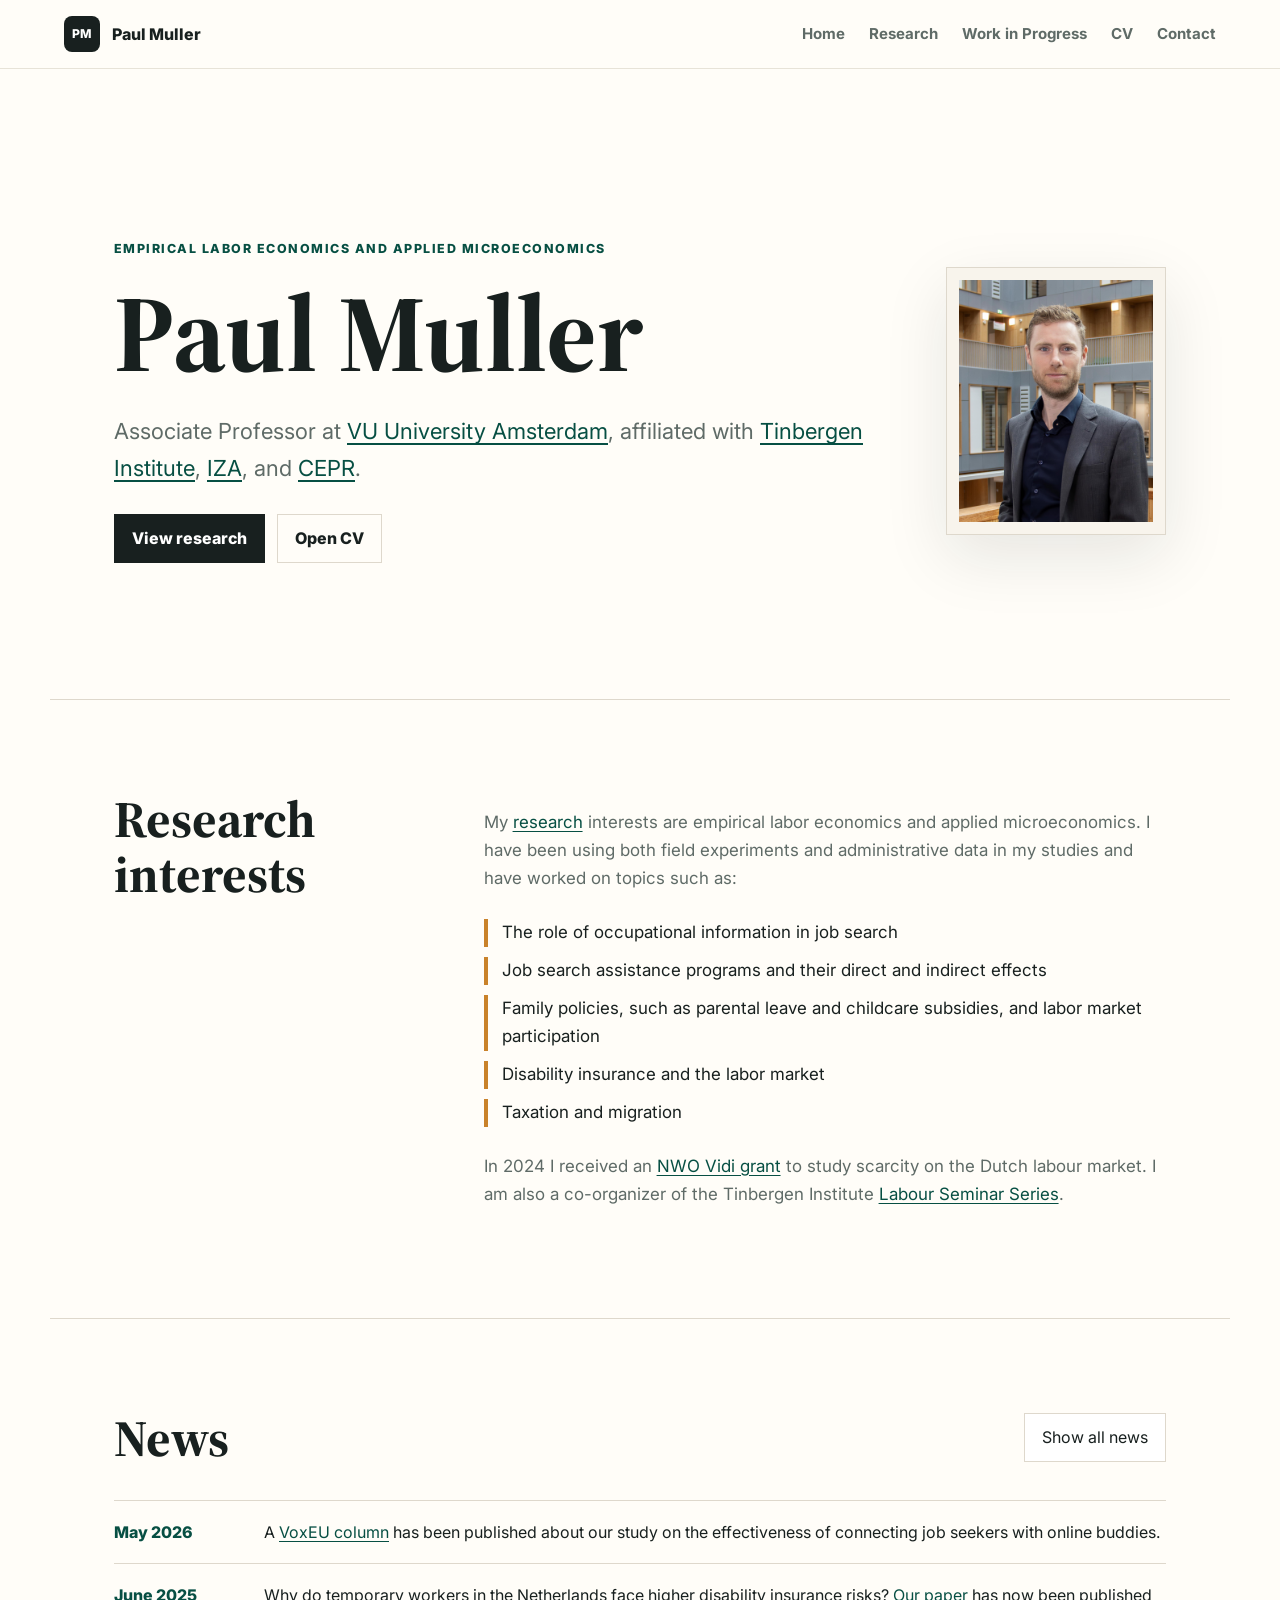
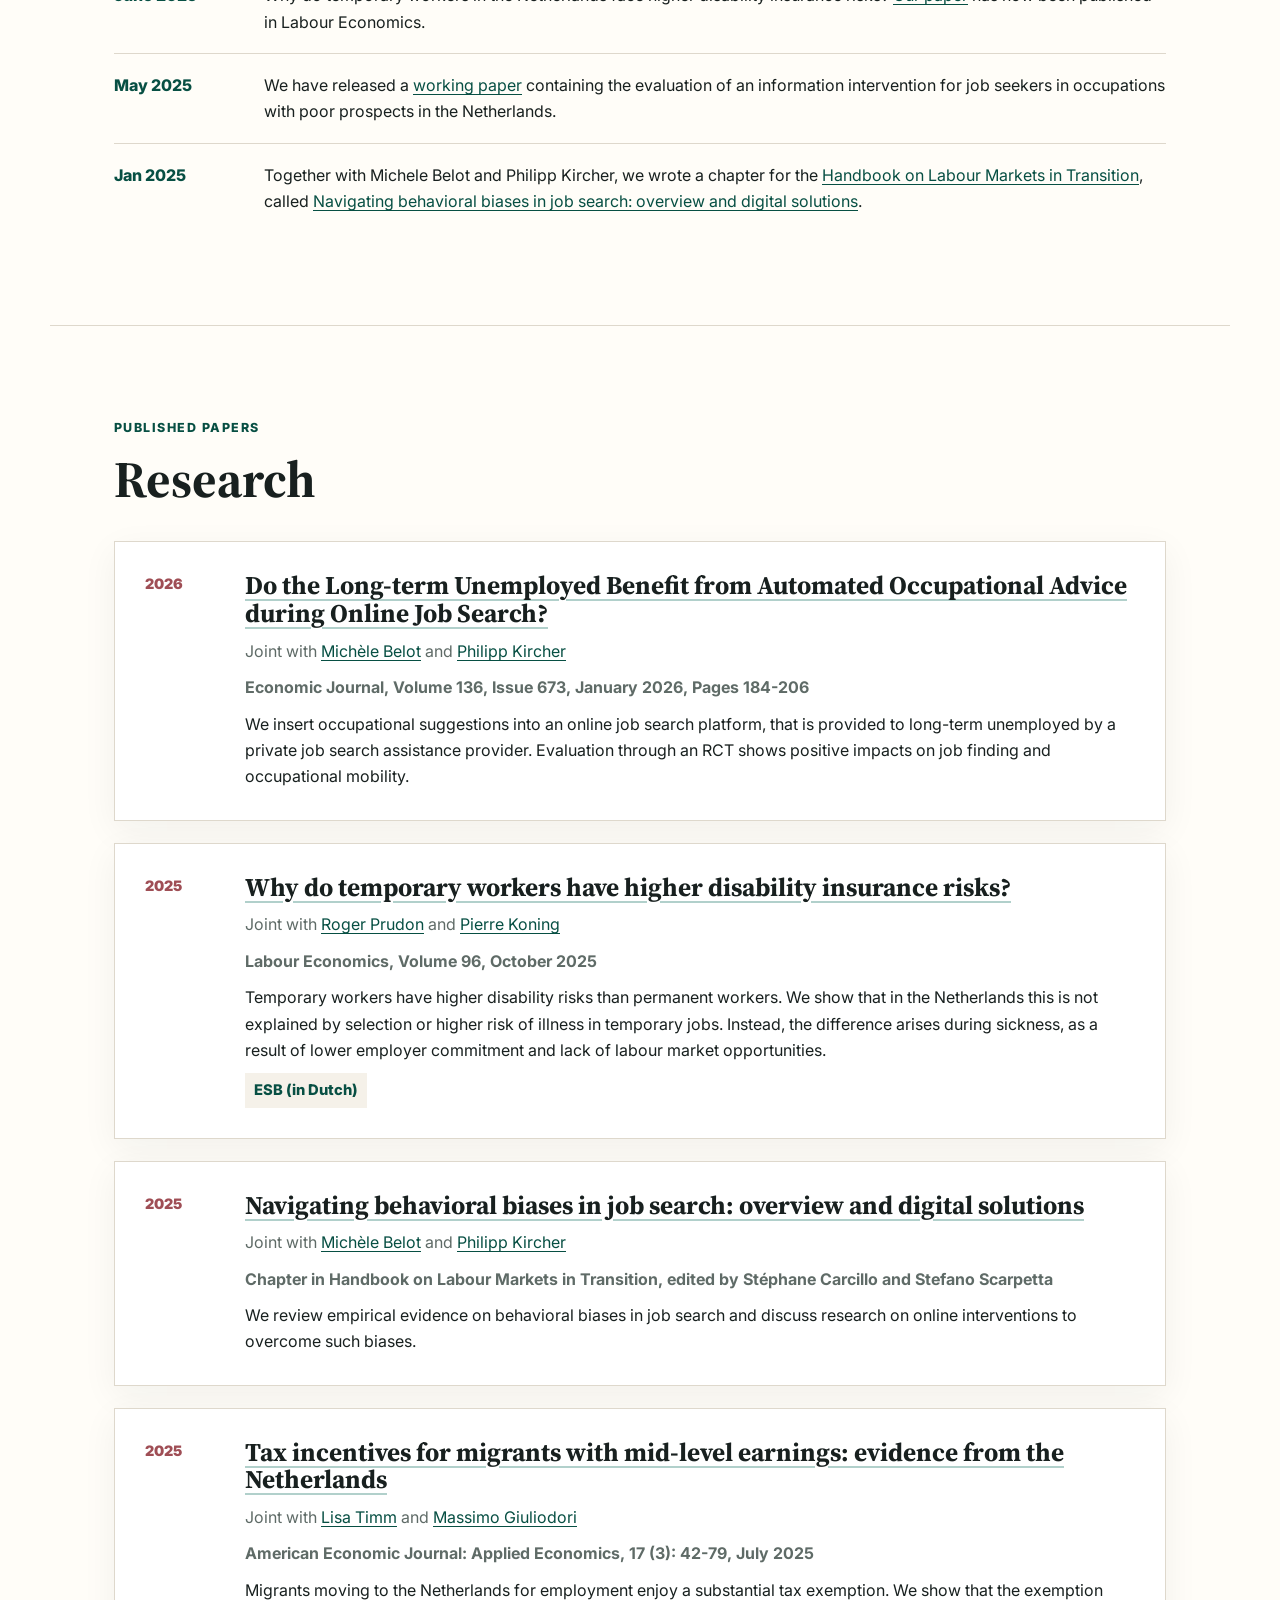
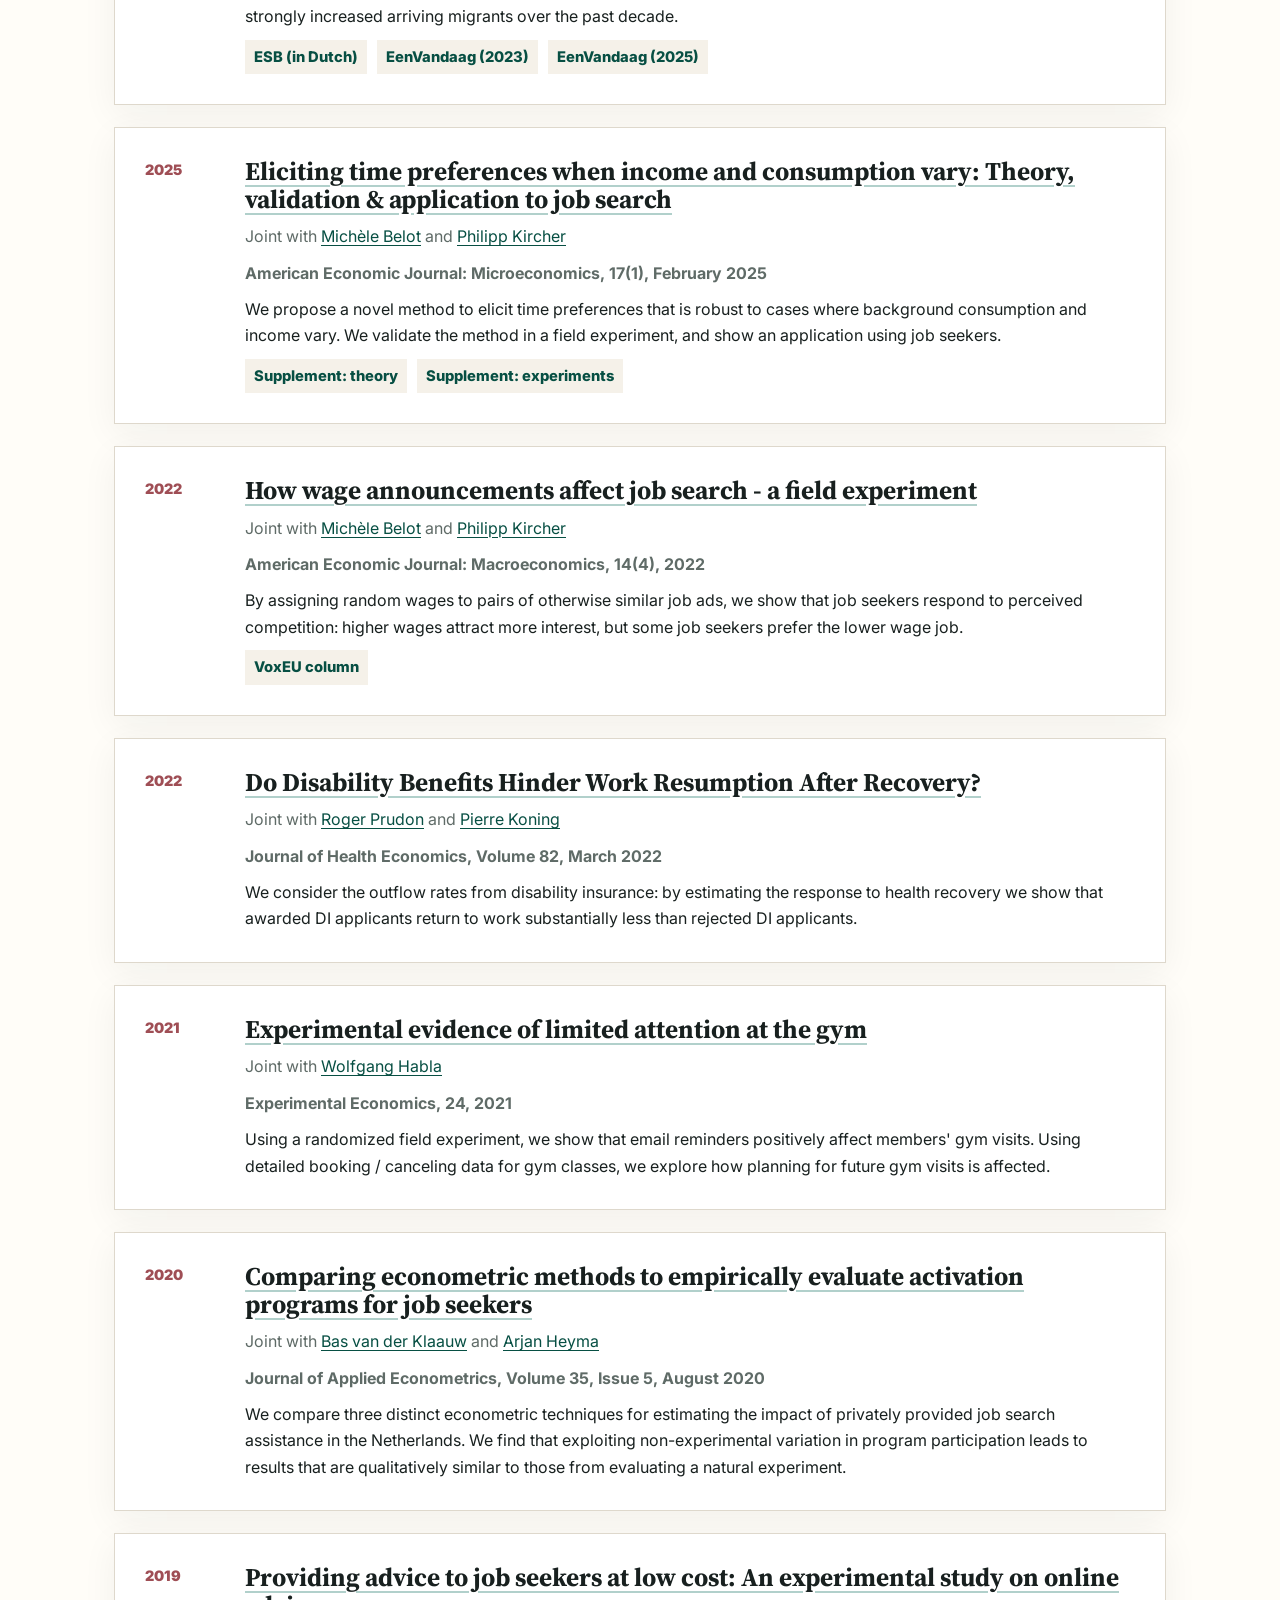
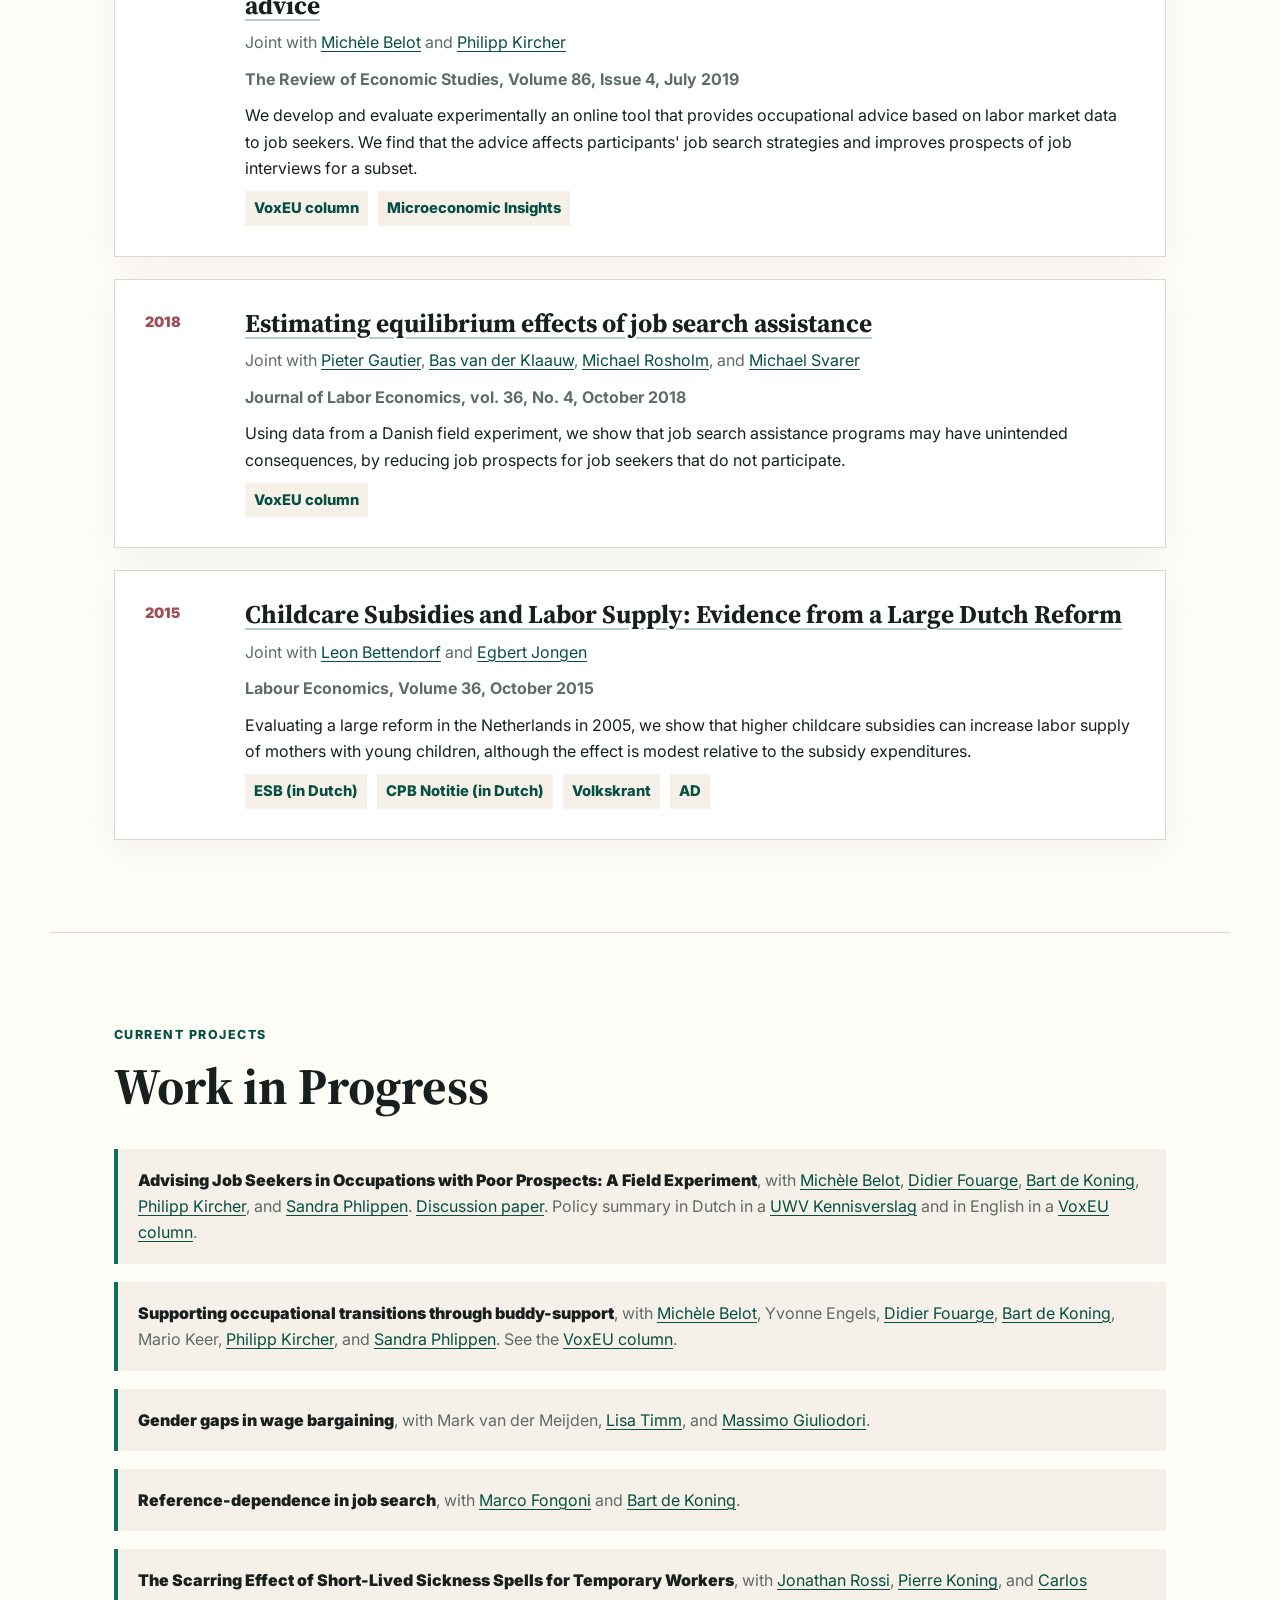
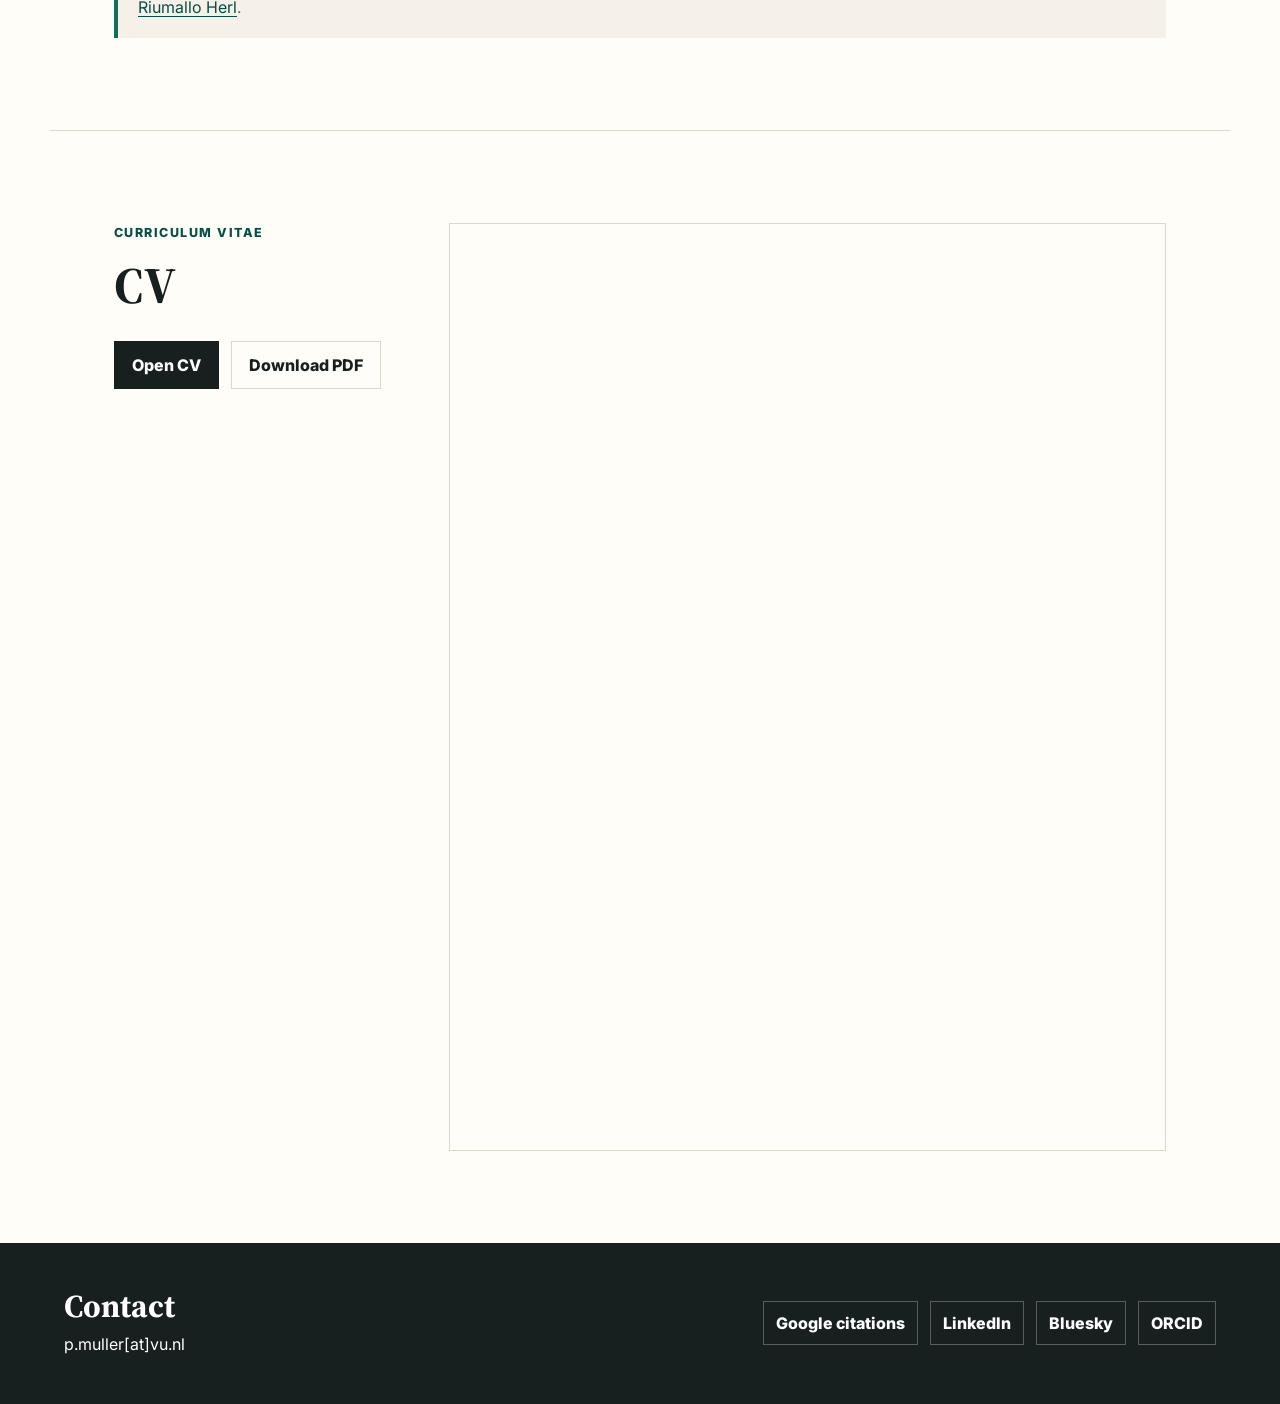
<file: index.html>
<!doctype html>
<html lang="en">
  <head>
    <meta charset="utf-8">
    <meta name="viewport" content="width=device-width, initial-scale=1">
    <meta name="description" content="Paul Muller, Associate Professor at Vrije Universiteit Amsterdam. Research in empirical labor economics and applied microeconomics.">
    <title>Paul Muller | Academic Website</title>
    <link rel="preconnect" href="https://fonts.googleapis.com">
    <link rel="preconnect" href="https://fonts.gstatic.com" crossorigin>
    <link href="https://fonts.googleapis.com/css2?family=Inter:wght@400;500;600;700;800&family=Source+Serif+4:wght@500;600;700&display=swap" rel="stylesheet">
    <link rel="stylesheet" href="styles.css">
  </head>
  <body>
    <header class="site-header">
      <a class="brand" href="#home" aria-label="Paul Muller home">
        <span class="brand-mark">PM</span>
        <span>Paul Muller</span>
      </a>
      <button class="menu-toggle" type="button" aria-expanded="false" aria-controls="site-nav">
        <span></span>
        <span></span>
        <span></span>
      </button>
      <nav class="site-nav" id="site-nav" aria-label="Primary navigation">
        <a href="#home">Home</a>
        <a href="#research">Research</a>
        <a href="#work-in-progress">Work in Progress</a>
        <a href="#cv">CV</a>
        <a href="#contact">Contact</a>
      </nav>
    </header>

    <main id="home">
      <section class="hero">
        <div class="hero-content">
          <p class="eyebrow">Empirical labor economics and applied microeconomics</p>
          <h1>Paul Muller</h1>
          <p class="lead">
            Associate Professor at
            <a href="https://research.vu.nl/en/persons/paul-muller">VU University Amsterdam</a>,
            affiliated with <a href="https://www.tinbergen.nl/home">Tinbergen Institute</a>,
            <a href="http://www.iza.org">IZA</a>, and <a href="https://cepr.org/">CEPR</a>.
          </p>
          <div class="hero-actions">
            <a class="button primary" href="#research">View research</a>
            <a class="button" href="https://drive.google.com/open?id=0B8v-GFLq4K0FSGJWUFNqa3ZjNzg&amp;resourcekey=0-B0E4r2ADpZhkcLunkWq-Mg">Open CV</a>
          </div>
        </div>
        <aside class="profile-panel" aria-label="Portrait of Paul Muller">
          <img class="profile-photo" src="profile.jpg" alt="Paul Muller">
        </aside>
      </section>

      <section class="section split-section">
        <div>
          <h2>Research interests</h2>
        </div>
        <div class="text-flow">
          <p>
            My <a href="#research">research</a> interests are empirical labor economics and applied microeconomics.
            I have been using both field experiments and administrative data in my studies and have worked on topics such as:
          </p>
          <ul class="topic-list">
            <li>The role of occupational information in job search</li>
            <li>Job search assistance programs and their direct and indirect effects</li>
            <li>Family policies, such as parental leave and childcare subsidies, and labor market participation</li>
            <li>Disability insurance and the labor market</li>
            <li>Taxation and migration</li>
          </ul>
          <p>
            In 2024 I received an <a href="https://vu.nl/nl/nieuws/2023/paul-muller-ontvangt-vidi-onderzoeksbeurs">NWO Vidi grant</a>
            to study scarcity on the Dutch labour market. I am also a co-organizer of the Tinbergen Institute
            <a href="https://tinbergen.nl/events/series=Labor+Seminars">Labour Seminar Series</a>.
          </p>
        </div>
      </section>

      <section class="section" id="news">
        <div class="section-heading news-heading">
          <div>
            <h2>News</h2>
          </div>
          <button class="button news-toggle" type="button" aria-expanded="false" aria-controls="news-list" onclick="toggleNewsItems()">
            Show all news
          </button>
        </div>
        <div class="news-list is-collapsed" id="news-list">
          <article><time>May 2026</time><p>A <a href="https://cepr.org/voxeu/columns/connecting-job-seekers-buddies-online">VoxEU column</a> has been published about our study on the effectiveness of connecting job seekers with online buddies.</p></article>
          <article><time>June 2025</time><p>Why do temporary workers in the Netherlands face higher disability insurance risks? <a href="https://doi.org/10.1016/j.labeco.2025.102719">Our paper</a> has now been published in Labour Economics.</p></article>
          <article><time>May 2025</time><p>We have released a <a href="https://www.iza.org/publications/dp/17905/advising-job-seekers-in-occupations-with-poor-prospects-a-field-experiment">working paper</a> containing the evaluation of an information intervention for job seekers in occupations with poor prospects in the Netherlands.</p></article>
          <article><time>Jan 2025</time><p>Together with Michele Belot and Philipp Kircher, we wrote a chapter for the <a href="https://www.elgaronline.com/edcollbook/book/9781839106958/9781839106958.xml?rskey=VYB6Tf&amp;result=1">Handbook on Labour Markets in Transition</a>, called <a href="https://www.elgaronline.com/edcollchap/book/9781839106958/book-part-9781839106958-14.xml">Navigating behavioral biases in job search: overview and digital solutions</a>.</p></article>
          <article><time>Nov 2024</time><p>Can information about alternative occupations benefit long-term unemployed? <a href="https://docs.iza.org/dp15452.pdf">Our paper</a> has now been accepted for publication in the Economic Journal.</p></article>
          <article><time>Sept 2024</time><p>Our paper on <a href="https://www.aeaweb.org/articles?id=10.1257/app.20230438&amp;&amp;from=f">the effect of tax incentives on migration in the Netherlands</a> has been accepted for publication in the AEJ: Applied.</p></article>
          <article><time>May 2024</time><p>A <a href="https://www.uwv.nl/imagesdxa/ukv-2024-4-breder-naar-werk-zoeken_tcm94-457199.pdf">UWV Kennisverslag</a> has been published with the first results of our intervention to stimulate occupational mobility among unemployed job seekers in the Netherlands.</p></article>
          <article><time>July 2023</time><p>I have been awarded a Vidi grant by NWO, allowing <a href="https://vu.nl/nl/nieuws/2023/paul-muller-ontvangt-vidi-onderzoeksbeurs">me to study scarcity on the labour market for the coming 5 years</a>.</p></article>
          <article><time>May 2024</time><p>Marc Witte, Nadine Ketel and I are organizing the Field Days workshop on field experiments in economics on October 17-18 in Amsterdam. See the <a href="https://tinbergen.nl/event/2024/10/17/12512/field-days-experiments-outside-the-lab">call for papers</a>.</p></article>
          <article><time>July 2022</time><p>New working paper out: <a href="https://docs.iza.org/dp15452.pdf">online job search advice for long-termed unemployed in the UK</a>.</p></article>
          <article><time>Jan 2022</time><p>Our paper on <a href="https://doi.org/10.1016/j.jhealeco.2022.102593">the importance of DI benefits during health recovery</a> has been accepted for publication in Journal of Health Economics.</p></article>
          <article><time>Sep 2021</time><p>Our paper on <a href="https://www.aeaweb.org/articles?id=10.1257/mac.20200116">how wage announcements affect job search</a> has been conditionally accepted for publication in AEJ: Macro.</p></article>
          <article><time>Feb 2021</time><p>New <a href="https://papers.tinbergen.nl/21013.pdf">discussion paper</a> out on eliciting time preferences when consumption/income varies substantially.</p></article>
          <article><time>Jan 2021</time><p>With support from the Ministry of Finance, we have started a <a href="https://odissei-data.nl/nl/2020/11/the-30-rule-for-expats-impact-on-immigration-and-wages/">project</a> evaluating the impacts of the 30% tax rule for immigrants in the Netherlands.</p></article>
          <article><time>Dec 2020</time><p>New <a href="https://www.iza.org/publications/dp/13971/do-disability-benefits-hinder-work-resumption-after-recovery">Discussion Paper</a> available on the work resumption of DI applicants.</p></article>
          <article><time>Nov 2020</time><p>Our <a href="https://www.dropbox.com/s/bor770i3ataqcuh/reminder_study_48PM.pdf?dl=0">paper</a> on the impact of reminders for increasing physical exercising has been accepted for publication in Experimental Economics.</p></article>
          <article><time>Feb 2020</time><p><a href="https://onlinelibrary.wiley.com/doi/abs/10.1002/jae.2763">Our paper</a> on comparing econometric methods for evaluating activation programs has been accepted for publication in Journal of Applied Econometrics.</p></article>
          <article><time>July 2019</time><p>Our <a href="https://doi.org/10.1093/restud/rdy059">paper on providing occupational advice to job seekers</a> has been published in The Review of Economic Studies, with a summary on <a href="https://microeconomicinsights.org/providing-low-cost-labor-market-information-to-assist-jobseekers/">Microeconomic Insights</a>.</p></article>
          <article><time>January 2019</time><p>A column on our wage-posting experiment can be found <a href="https://voxeu.org/article/job-seeker-responses-wages-job-adverts">here</a>.</p></article>
          <article><time>October 2018</time><p><a href="https://gupea.ub.gu.se/bitstream/2077/57880/1/gupea_2077_57880_1.pdf">Working paper</a> now available for our study on behavioral hurdles to exercising at the gym.</p></article>
          <article><time>September 2018</time><p><a href="http://ftp.iza.org/dp11814.pdf">Working paper</a> now available for our experiment on wage posting and job search, with a <a href="https://voxeu.org/article/job-seeker-responses-wages-job-adverts">column on VoxEU</a>.</p></article>
          <article><time>July 2018</time><p>Our paper on <a href="https://www.journals.uchicago.edu/doi/10.1086/697513">equilibrium effects of job search</a> is now accessible in the Journal of Labor Economics.</p></article>
          <article><time>2017</time><p>I am presenting in the <a href="http://www.bristol.ac.uk/efm/events/2017/bristol-workshop-on-economic-policy-interventions-and-behaviour.html">Bristol Workshop on Economic Policy Interventions and Behaviour</a>.</p></article>
          <article><time>29 March</time><p>Presenting on wage announcements and job search in the <a href="http://economics.handels.gu.se/english/research/seminars">GEW series</a> in Gothenburg.</p></article>
          <article><time>February 2017</time><p>New <a href="http://ftp.iza.org/dp10531.pdf">IZA discussion paper</a> available on comparing econometric evaluation methods.</p></article>
        </div>
      </section>

      <section class="section" id="research">
        <div class="section-heading">
          <p class="section-kicker">Published papers</p>
          <h2>Research</h2>
        </div>
        <div class="publication-list">
          <article class="publication">
            <div class="pub-year">2026</div>
            <div>
              <h3><a href="https://academic.oup.com/ej/advance-article-abstract/doi/10.1093/ej/ueaf041/8154033">Do the Long-term Unemployed Benefit from Automated Occupational Advice during Online Job Search?</a></h3>
              <p class="authors">Joint with <a href="https://sites.google.com/site/mvkbelot/home">Michèle Belot</a> and <a href="https://philippkircher.com/">Philipp Kircher</a></p>
              <p class="venue">Economic Journal, Volume 136, Issue 673, January 2026, Pages 184-206</p>
              <p>We insert occupational suggestions into an online job search platform, that is provided to long-term unemployed by a private job search assistance provider. Evaluation through an RCT shows positive impacts on job finding and occupational mobility.</p>
            </div>
          </article>

          <article class="publication">
            <div class="pub-year">2025</div>
            <div>
              <h3><a href="https://kwnsfk27.r.eu-west-1.awstrack.me/L0/https:%2F%2Fdoi.org%2F10.1016%2Fj.labeco.2025.102719/1/010201974c11d836-7057aef3-a566-4313-84eb-cc19943b64fc-000000/uoFihC83V1n2uqUT_cOCWQyyjzA=429">Why do temporary workers have higher disability insurance risks?</a></h3>
              <p class="authors">Joint with <a href="https://sites.google.com/view/rogerprudon/">Roger Prudon</a> and <a href="https://www.universiteitleiden.nl/medewerkers/pierre-koning/publicaties#tab-2">Pierre Koning</a></p>
              <p class="venue">Labour Economics, Volume 96, October 2025</p>
              <p>Temporary workers have higher disability risks than permanent workers. We show that in the Netherlands this is not explained by selection or higher risk of illness in temporary jobs. Instead, the difference arises during sickness, as a result of lower employer commitment and lack of labour market opportunities.</p>
              <p class="extra-links"><a href="https://esb.nu/esb/20070623/werkgeversverplichtingen-bij-ziekte-ook-effectief-bij-tijdelijke-werknemers?utm_source=nieuwsbrief&amp;utm_campaign=esb-wekelijks&amp;utm_medium=email&amp;utm_content=20220616">ESB (in Dutch)</a></p>
            </div>
          </article>

          <article class="publication">
            <div class="pub-year">2025</div>
            <div>
              <h3><a href="https://www.elgaronline.com/edcollbook/book/9781839106958/9781839106958.xml?rskey=VYB6Tf&amp;result=1">Navigating behavioral biases in job search: overview and digital solutions</a></h3>
              <p class="authors">Joint with <a href="https://sites.google.com/site/mvkbelot/home">Michèle Belot</a> and <a href="https://philippkircher.com/">Philipp Kircher</a></p>
              <p class="venue">Chapter in Handbook on Labour Markets in Transition, edited by Stéphane Carcillo and Stefano Scarpetta</p>
              <p>We review empirical evidence on behavioral biases in job search and discuss research on online interventions to overcome such biases.</p>
            </div>
          </article>

          <article class="publication">
            <div class="pub-year">2025</div>
            <div>
              <h3><a href="https://www.aeaweb.org/articles?id=10.1257/app.20230438&amp;&amp;from=f">Tax incentives for migrants with mid-level earnings: evidence from the Netherlands</a></h3>
              <p class="authors">Joint with <a href="https://sites.google.com/view/lmtimm/about">Lisa Timm</a> and <a href="https://www.uva.nl/en/profile/g/i/m.giuliodori/m.giuliodori.html?cb">Massimo Giuliodori</a></p>
              <p class="venue">American Economic Journal: Applied Economics, 17 (3): 42-79, July 2025</p>
              <p>Migrants moving to the Netherlands for employment enjoy a substantial tax exemption. We show that the exemption strongly increased arriving migrants over the past decade.</p>
              <p class="extra-links"><a href="https://esb.nu/hervorming-expatregeling-heeft-tot-aanzienlijke-toename-migranten-geleid/">ESB (in Dutch)</a> <a href="https://eenvandaag.avrotros.nl/item/eenvandaag-23-10-2023/">EenVandaag (2023)</a> <a href="https://eenvandaag.avrotros.nl/item/afschaffen-financieel-gunstige-expatregeling-is-slecht-idee-waarschuwen-bedrijven-en-experts/#alert-toaster-slide-down">EenVandaag (2025)</a></p>
            </div>
          </article>

          <article class="publication">
            <div class="pub-year">2025</div>
            <div>
              <h3><a href="https://www.aeaweb.org/articles?id=10.1257/mic.20220118&amp;&amp;from=f">Eliciting time preferences when income and consumption vary: Theory, validation &amp; application to job search</a></h3>
              <p class="authors">Joint with <a href="https://sites.google.com/site/mvkbelot/home">Michèle Belot</a> and <a href="https://philippkircher.com/">Philipp Kircher</a></p>
              <p class="venue">American Economic Journal: Microeconomics, 17(1), February 2025</p>
              <p>We propose a novel method to elicit time preferences that is robust to cases where background consumption and income vary. We validate the method in a field experiment, and show an application using job seekers.</p>
              <p class="extra-links"><a href="https://www.dropbox.com/s/rof11hq48nwmnyr/supplement1%20general%20theory.pdf?dl=0">Supplement: theory</a> <a href="https://www.dropbox.com/s/e9b5hhl8kuj4xpo/supplement2%20instructions%20for%20validation%20experiment.pdf?dl=0">Supplement: experiments</a></p>
            </div>
          </article>

          <article class="publication">
            <div class="pub-year">2022</div>
            <div>
              <h3><a href="https://doi.org/10.1257/mac.20200116">How wage announcements affect job search - a field experiment</a></h3>
              <p class="authors">Joint with <a href="https://sites.google.com/site/mvkbelot/home">Michèle Belot</a> and <a href="https://philippkircher.com/">Philipp Kircher</a></p>
              <p class="venue">American Economic Journal: Macroeconomics, 14(4), 2022</p>
              <p>By assigning random wages to pairs of otherwise similar job ads, we show that job seekers respond to perceived competition: higher wages attract more interest, but some job seekers prefer the lower wage job.</p>
              <p class="extra-links"><a href="https://cepr.org/voxeu/columns/job-seeker-responses-wages-job-adverts">VoxEU column</a></p>
            </div>
          </article>

          <article class="publication">
            <div class="pub-year">2022</div>
            <div>
              <h3><a href="https://doi.org/10.1016/j.jhealeco.2022.102593">Do Disability Benefits Hinder Work Resumption After Recovery?</a></h3>
              <p class="authors">Joint with <a href="https://sites.google.com/view/rogerprudon/">Roger Prudon</a> and <a href="https://www.universiteitleiden.nl/medewerkers/pierre-koning/publicaties#tab-2">Pierre Koning</a></p>
              <p class="venue">Journal of Health Economics, Volume 82, March 2022</p>
              <p>We consider the outflow rates from disability insurance: by estimating the response to health recovery we show that awarded DI applicants return to work substantially less than rejected DI applicants.</p>
            </div>
          </article>

          <article class="publication">
            <div class="pub-year">2021</div>
            <div>
              <h3><a href="https://link-springer-com.vu-nl.idm.oclc.org/article/10.1007/s10683-020-09693-5">Experimental evidence of limited attention at the gym</a></h3>
              <p class="authors">Joint with <a href="http://www.zew.de/en/team/wha/?cHash=1ed394ff5444c144fb49d79d6c3c8555">Wolfgang Habla</a></p>
              <p class="venue">Experimental Economics, 24, 2021</p>
              <p>Using a randomized field experiment, we show that email reminders positively affect members' gym visits. Using detailed booking / canceling data for gym classes, we explore how planning for future gym visits is affected.</p>
            </div>
          </article>

          <article class="publication">
            <div class="pub-year">2020</div>
            <div>
              <h3><a href="https://onlinelibrary.wiley.com/doi/abs/10.1002/jae.2763">Comparing econometric methods to empirically evaluate activation programs for job seekers</a></h3>
              <p class="authors">Joint with <a href="http://personal.vu.nl/b.vander.klaauw/">Bas van der Klaauw</a> and <a href="http://www.seo.nl/over-ons/medewerkers/arjan-heyma-arbeid/">Arjan Heyma</a></p>
              <p class="venue">Journal of Applied Econometrics, Volume 35, Issue 5, August 2020</p>
              <p>We compare three distinct econometric techniques for estimating the impact of privately provided job search assistance in the Netherlands. We find that exploiting non-experimental variation in program participation leads to results that are qualitatively similar to those from evaluating a natural experiment.</p>
            </div>
          </article>

          <article class="publication">
            <div class="pub-year">2019</div>
            <div>
              <h3><a href="https://doi.org/10.1093/restud/rdy059">Providing advice to job seekers at low cost: An experimental study on online advice</a></h3>
              <p class="authors">Joint with <a href="https://sites.google.com/site/mvkbelot/home">Michèle Belot</a> and <a href="https://philippkircher.com/">Philipp Kircher</a></p>
              <p class="venue">The Review of Economic Studies, Volume 86, Issue 4, July 2019</p>
              <p>We develop and evaluate experimentally an online tool that provides occupational advice based on labor market data to job seekers. We find that the advice affects participants' job search strategies and improves prospects of job interviews for a subset.</p>
              <p class="extra-links"><a href="https://cepr.org/voxeu/columns/how-low-cost-labour-market-information-benefits-job-seekers">VoxEU column</a> <a href="https://microeconomicinsights.org/providing-low-cost-labor-market-information-to-assist-jobseekers/">Microeconomic Insights</a></p>
            </div>
          </article>

          <article class="publication">
            <div class="pub-year">2018</div>
            <div>
              <h3><a href="https://www.journals.uchicago.edu/doi/10.1086/697513">Estimating equilibrium effects of job search assistance</a></h3>
              <p class="authors">Joint with <a href="https://sites.google.com/site/pietgautier/">Pieter Gautier</a>, <a href="http://personal.vu.nl/b.vander.klaauw/">Bas van der Klaauw</a>, <a href="http://pure.au.dk/portal/en/persons/michael-rosholm%28aae32dbc-b363-40df-b2a9-e187272b6b45%29.html">Michael Rosholm</a>, and <a href="http://pure.au.dk/portal/en/persons/michael-svarer%28d9bd9194-60c0-4054-a69f-23cebcb51da6%29.html">Michael Svarer</a></p>
              <p class="venue">Journal of Labor Economics, vol. 36, No. 4, October 2018</p>
              <p>Using data from a Danish field experiment, we show that job search assistance programs may have unintended consequences, by reducing job prospects for job seekers that do not participate.</p>
              <p class="extra-links"><a href="https://cepr.org/voxeu/columns/job-search-assistance-micro-success-does-not-guarantee-macro-success">VoxEU column</a></p>
            </div>
          </article>

          <article class="publication">
            <div class="pub-year">2015</div>
            <div>
              <h3><a href="http://www.sciencedirect.com/science/article/pii/S0927537115000330">Childcare Subsidies and Labor Supply: Evidence from a Large Dutch Reform</a></h3>
              <p class="authors">Joint with <a href="https://www.cpb.nl/en/staff/leon-bettendorf">Leon Bettendorf</a> and <a href="https://www.universiteitleiden.nl/en/staffmembers/egbert-jongen#tab-1">Egbert Jongen</a></p>
              <p class="venue">Labour Economics, Volume 36, October 2015</p>
              <p>Evaluating a large reform in the Netherlands in 2005, we show that higher childcare subsidies can increase labor supply of mothers with young children, although the effect is modest relative to the subsidy expenditures.</p>
              <p class="extra-links"><a href="https://esb.nu/binaries/2001/11/41/678-680_ESB4647_bettendorf.pdf">ESB (in Dutch)</a> <a href="https://www.cpb.nl/sites/default/files/publicaties/download/cpb-notitie-23december2011.pdf">CPB Notitie (in Dutch)</a> <a href="https://www.volkskrant.nl/nieuws-achtergrond/meer-moeders-werken-door-hogere-toeslag-kinderopvang~b714c7ae/">Volkskrant</a> <a href="https://www.ad.nl/wonen/meer-moeders-werken-door-hogere-toeslag-kinderopvang~a714c7ae/">AD</a></p>
            </div>
          </article>
        </div>
      </section>

      <section class="section" id="work-in-progress">
        <div class="section-heading">
          <p class="section-kicker">Current projects</p>
          <h2>Work in Progress</h2>
        </div>
        <ul class="wip-list">
          <li><span class="wip-title">Advising Job Seekers in Occupations with Poor Prospects: A Field Experiment</span>, with <a href="https://sites.google.com/site/mvkbelot/home">Michèle Belot</a>, <a href="https://www.maastrichtuniversity.nl/d.fouarge">Didier Fouarge</a>, <a href="https://sites.google.com/view/bkdekoning/home">Bart de Koning</a>, <a href="https://philippkircher.com/">Philipp Kircher</a>, and <a href="https://insights.abnamro.nl/contact/sandra-phlippen/">Sandra Phlippen</a>. <a href="https://www.iza.org/publications/dp/17905/advising-job-seekers-in-occupations-with-poor-prospects-a-field-experiment">Discussion paper</a>. Policy summary in Dutch in a <a href="https://www.uwv.nl/imagesdxa/ukv-2024-4-breder-naar-werk-zoeken_tcm94-457199.pdf">UWV Kennisverslag</a> and in English in a <a href="https://cepr.org/voxeu/columns/connecting-job-seekers-buddies-online">VoxEU column</a>.</li>
          <li><span class="wip-title">Supporting occupational transitions through buddy-support</span>, with <a href="https://sites.google.com/site/mvkbelot/home">Michèle Belot</a>, Yvonne Engels, <a href="https://www.maastrichtuniversity.nl/d.fouarge">Didier Fouarge</a>, <a href="https://sites.google.com/view/bkdekoning/home">Bart de Koning</a>, Mario Keer, <a href="https://philippkircher.com/">Philipp Kircher</a>, and <a href="https://insights.abnamro.nl/contact/sandra-phlippen/">Sandra Phlippen</a>. See the <a href="https://cepr.org/voxeu/columns/connecting-job-seekers-buddies-online">VoxEU column</a>.</li>
          <li><span class="wip-title">Gender gaps in wage bargaining</span>, with Mark van der Meijden, <a href="https://sites.google.com/view/lmtimm/about">Lisa Timm</a>, and <a href="https://www.uva.nl/en/profile/g/i/m.giuliodori/m.giuliodori.html?cb">Massimo Giuliodori</a>.</li>
          <li><span class="wip-title">Reference-dependence in job search</span>, with <a href="https://sites.google.com/site/marcofongoni/">Marco Fongoni</a> and <a href="https://sites.google.com/view/bkdekoning/home">Bart de Koning</a>.</li>
          <li><span class="wip-title">The Scarring Effect of Short-Lived Sickness Spells for Temporary Workers</span>, with <a href="https://sites.google.com/view/jonathanrossi/home-page">Jonathan Rossi</a>, <a href="https://research.vu.nl/en/persons/pierre-koning">Pierre Koning</a>, and <a href="https://www.eur.nl/en/people/carlos-riumallo-herl">Carlos Riumallo Herl</a>.</li>
        </ul>
      </section>

      <section class="section cv-section" id="cv">
        <div>
          <p class="section-kicker">Curriculum vitae</p>
          <h2>CV</h2>
          <div class="hero-actions">
            <a class="button primary" href="https://drive.google.com/open?id=0B8v-GFLq4K0FSGJWUFNqa3ZjNzg&amp;resourcekey=0-B0E4r2ADpZhkcLunkWq-Mg">Open CV</a>
            <a class="button" href="https://drive.google.com/uc?id=0B8v-GFLq4K0FSGJWUFNqa3ZjNzg&amp;resourcekey=0-B0E4r2ADpZhkcLunkWq-Mg&amp;export=download">Download PDF</a>
          </div>
        </div>
        <iframe title="CVPaul Muller.pdf" src="https://drive.google.com/file/d/0B8v-GFLq4K0FSGJWUFNqa3ZjNzg/preview?resourcekey=0-B0E4r2ADpZhkcLunkWq-Mg" loading="lazy"></iframe>
      </section>
    </main>

    <footer class="footer" id="contact">
      <div>
        <h2>Contact</h2>
        <p>p.muller[at]vu.nl</p>
      </div>
      <div class="contact-links">
        <a href="https://scholar.google.com/citations?user=_DKDBTUAAAAJ&amp;hl=en">Google citations</a>
        <a href="https://nl.linkedin.com/pub/paul-muller/44/487/17a">LinkedIn</a>
        <a href="https://bsky.app/profile/mullerpaul.bsky.social">Bluesky</a>
        <a href="https://orcid.org/0000-0002-3804-9630">ORCID</a>
      </div>
    </footer>

    <script>
      function toggleNewsItems() {
        const newsList = document.querySelector(".news-list");
        const newsToggle = document.querySelector(".news-toggle");

        if (!newsList || !newsToggle) {
          return;
        }

        const isCollapsed = newsList.classList.toggle("is-collapsed");
        newsToggle.setAttribute("aria-expanded", String(!isCollapsed));
        newsToggle.textContent = isCollapsed ? "Show all news" : "Show fewer news items";
      }
    </script>
    <script src="script.js"></script>
  </body>
</html>
</file>
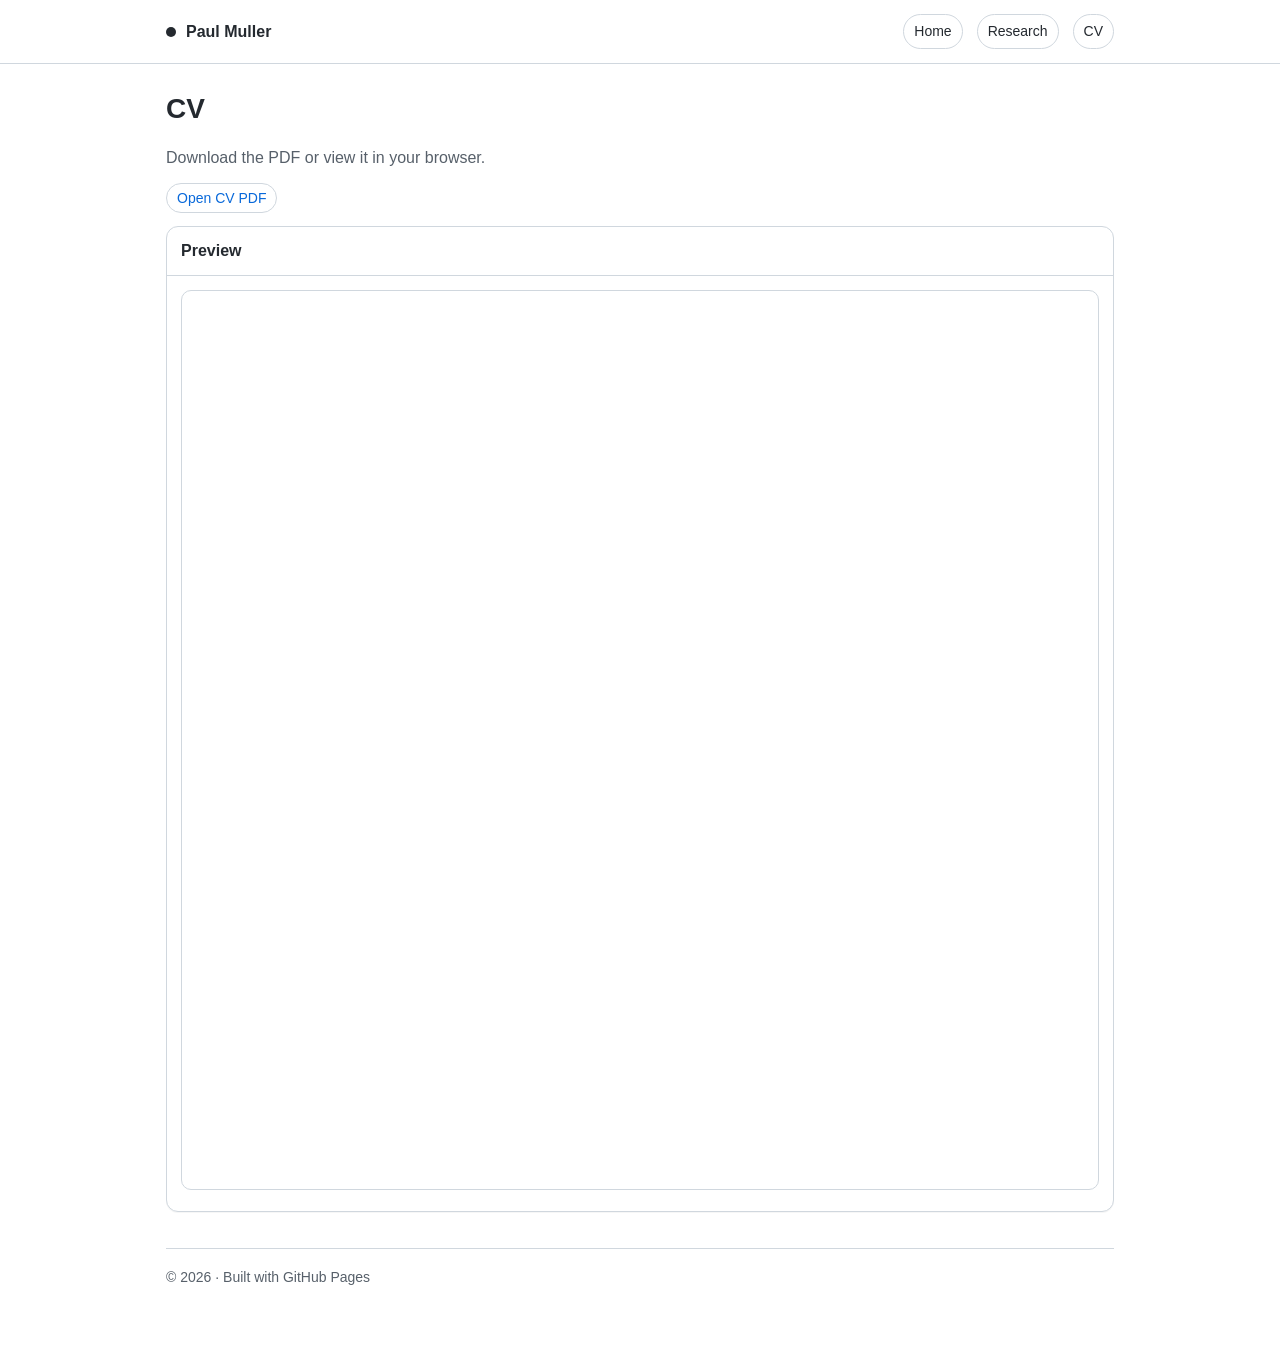
<file: cv/index.html>
<!doctype html>
<html lang="en">
<head>
  <meta charset="utf-8">
  <meta name="viewport" content="width=device-width, initial-scale=1">
  <title>CV · Paul Muller</title>
  <link rel="stylesheet" href="/assets/css/style.css">
</head>
<body>
  <div class="topbar">
    <div class="nav">
      <div class="brand"><span class="dot"></span><a href="/">Paul Muller</a></div>
      <div class="links">
        <a class="pill" href="/">Home</a>
        <a class="pill" href="/research/">Research</a>
        <a class="pill" href="/cv/">CV</a>
      </div>
    </div>
  </div>

  <main class="container" data-page="cv">
    
<h1>CV</h1>
<p class="muted">Download the PDF or view it in your browser.</p>
<p><a class="pill" data-cv-link href="/assets/cv/CV_Paul_Muller.pdf" target="_blank" rel="noopener noreferrer">Open CV PDF</a></p>

<div class="card" style="margin-top:16px">
  <div class="card-h">Preview</div>
  <div class="card-b">
    <iframe src="/assets/cv/CV_Paul_Muller.pdf" style="width:100%; height:900px; border:1px solid var(--border); border-radius:10px"></iframe>
  </div>
</div>

    <div class="footer">© <span data-year></span> · Built with GitHub Pages</div>
  </main>

  <script>window.__SITE_DATA__ = {"profile": {"name": "Paul Muller", "title": "Associate Professor", "affiliation": {"label": "VU University Amsterdam", "url": "https://research.vu.nl/en/persons/paul-muller"}, "affiliations": [{"label": "Tinbergen Institute", "url": "https://www.tinbergen.nl"}, {"label": "IZA", "url": "https://www.iza.org"}, {"label": "CEPR", "url": "https://cepr.org"}], "roles": [{"label": "Co-organizer, Tinbergen Institute Labour Seminar Series", "url": "https://tinbergen.nl/events/series%3DLabor%2BSeminars"}], "bio": "I am Associate Professor at the VU University Amsterdam, and affiliated with Tinbergen Institute, IZA and CEPR. I am a co-organizer of the Tinbergen Institute Labour Seminar Series.", "research_intro": "My research interests are (empirical) labor economics and applied microeconomics. I have been using both field experiments and administrative data in my studies and have worked topics such as", "interests": ["the role of occupational information in job search", "job search assistance programs and their (in)direct effects", "family policies (such as parental leave and childcare subsidies) and labor market participation", "disability insurance and the labor market", "taxation and migration"], "highlight": {"text": "In 2024 I received an NWO Vidi grant to study scarcity on the Dutch labour market.", "url": "https://vu.nl/nl/nieuws/2023/paul-muller-ontvangt-vidi-onderzoeksbeurs"}, "contact": {"email": "p.muller[at]vu.nl", "links": [{"label": "Google citations", "url": "https://scholar.google.com"}, {"label": "LinkedIn", "url": "https://nl.linkedin.com"}, {"label": "Bluesky", "url": "https://bsky.app"}, {"label": "ORCID", "url": "https://orcid.org"}]}}, "news": [{"date": "June 2025", "text": "Why do temporary workers in the Netherlands face higher disability insurance risks? Our paper has now been published in Labour Economics.", "links": [{"label": "Our paper", "url": "https://doi.org/10.1016/j.labeco.2025.102719"}]}, {"date": "May 2025", "text": "We have released a working paper containing the evaluation of an information intervention for job seekers in occupations with poor prospects in the Netherlands.", "links": [{"label": "Working paper", "url": "https://www.iza.org/publications/dp/17905/advising-job-seekers-in-occupations-with-poor-prospects-a-field-experiment"}]}, {"date": "Jan 2025", "text": "Together with Michele Belot and Philipp Kircher, we wrote a chapter for the 'Handbook on Labour Markets in Transition: Promoting Resilience in a World in Flux' (Edited by St\u00e9phane Carcillo and Stefano Scarpetta), called \u201cNavigating behavioral biases in job search: overview and digital solutions\u201d.", "links": [{"label": "Handbook", "url": "https://www.elgaronline.com/edcollbook/book/9781839106958/9781839106958.xml?result=1&rskey=VYB6Tf"}, {"label": "Chapter", "url": "https://www.elgaronline.com/edcollchap/book/9781839106958/book-part-9781839106958-14.xml"}]}, {"date": "Nov 2024", "text": "Can information about alternative occupations benefit long-term unemployed? Our paper has now been accepted for publication in the Economic Journal.", "links": [{"label": "Our paper", "url": "https://docs.iza.org/dp15452.pdf"}]}, {"date": "Sept 2024", "text": "Our paper on the effect of tax incentives on migration in the Netherlands has been accepted for publication in the AEJ:Applied.", "links": [{"label": "Paper", "url": "https://www.aeaweb.org/articles?from=f&id=10.1257%2Fapp.20230438"}]}, {"date": "May 2024", "text": "A UWV Kennisverslag has been published with the first results of our intervention to stimulate occupational mobility among unemployed job seekers in the Netherlands.", "links": [{"label": "UWV Kennisverslag", "url": "https://www.uwv.nl/imagesdxa/ukv-2024-4-breder-naar-werk-zoeken_tcm94-457199.pdf"}]}, {"date": "May 2024", "text": "Marc Witte, Nadine Ketel and I are organizing the \u201cField Days\u201d workshop on field experiments in economics on October 17\u201318 in Amsterdam (submission deadline: May 31st 2024).", "links": [{"label": "Call for papers", "url": "https://tinbergen.nl/event/2024/10/17/12512/field-days-experiments-outside-the-lab"}]}, {"date": "July 2023", "text": "I have been awarded a Vidi grant by NWO, allowing me to study scarcity on the labour market for the coming 5 years.", "links": [{"label": "Announcement", "url": "https://vu.nl/nl/nieuws/2023/paul-muller-ontvangt-vidi-onderzoeksbeurs"}]}, {"date": "July 2022", "text": "New working paper out: online job search advice for long-termed unemployed in the UK.", "links": [{"label": "Working paper", "url": "https://docs.iza.org/dp15452.pdf"}]}, {"date": "Jan 2022", "text": "Our paper on the importance of DI benefits during health recovery has been accepted for publication in Journal of Health Economics.", "links": [{"label": "Paper", "url": "https://doi.org/10.1016/j.jhealeco.2022.102593"}]}, {"date": "Sep 2021", "text": "Our paper on how wage announcements affect job search has been conditionally accepted for publication in AEJ: Macro.", "links": [{"label": "Paper", "url": "https://www.aeaweb.org/articles?id=10.1257%2Fmac.20200116"}]}, {"date": "Feb 2021", "text": "New discussion paper out on eliciting time preferences when consumption/income varies substantially (including an application on jobseekers).", "links": [{"label": "Discussion paper", "url": "https://papers.tinbergen.nl/21013.pdf"}]}, {"date": "Jan 2021", "text": "With support from the Ministry of Finance, we have started a project evaluating the impacts of the 30% tax rule for immigrants in the Netherlands.", "links": [{"label": "Project", "url": "https://odissei-data.nl"}]}, {"date": "Dec 2020", "text": "New Discussion Paper available on the work resumption of DI applicants.", "links": [{"label": "Discussion paper", "url": "https://www.iza.org/publications/dp/13971/do-disability-benefits-hinder-work-resumption-after-recovery"}]}, {"date": "Nov 2020", "text": "Our paper on the impact of reminders for increasing physical exercising has been accepted for publication in Experimental Economics.", "links": [{"label": "Paper", "url": "https://www.dropbox.com/s/bor770i3ataqcuh/reminder_study_48PM.pdf?dl=0"}]}, {"date": "Feb 2020", "text": "Our paper on comparing econometric methods for evaluating activation programs has been accepted for publication in Journal of Applied Econometrics.", "links": [{"label": "Paper", "url": "https://onlinelibrary.wiley.com/doi/abs/10.1002/jae.2763"}]}, {"date": "July 2019", "text": "Our paper on providing occupational advice to job seekers has been published in The Review of Economic Studies; a summary appeared on Microeconomic Insights.", "links": [{"label": "Paper", "url": "https://doi.org/10.1093/restud/rdy059"}, {"label": "Microeconomic Insights", "url": "https://microeconomicinsights.org/providing-low-cost-labor-market-information-to-assist-jobseekers/"}]}, {"date": "January 2019", "text": "A column on our wage-posting experiment can be found here.", "links": [{"label": "VoxEU column", "url": "https://cepr.org/voxeu/columns/job-seeker-responses-wages-job-adverts"}]}, {"date": "October 2018", "text": "Working paper now available for our study on behavioral hurdles to exercising at the gym.", "links": [{"label": "Working paper", "url": "https://gupea.ub.gu.se/bitstream/2077/57880/1/gupea_2077_57880_1.pdf"}]}, {"date": "September 2018", "text": "Working paper now available for our experiment on wage posting and job search (and column on Voxeu).", "links": [{"label": "Working paper", "url": "https://ftp.iza.org/dp11814.pdf"}, {"label": "VoxEU column", "url": "https://cepr.org/voxeu/columns/job-seeker-responses-wages-job-adverts"}]}, {"date": "July 2018", "text": "Our paper on 'equilibrium effects of job search' is now accessible in the Journal of Labor Economics.", "links": [{"label": "Paper", "url": "https://www.journals.uchicago.edu/doi/10.1086/697513"}]}, {"date": "February 2017", "text": "New IZA discussion paper available on comparing econometric evaluation methods.", "links": [{"label": "IZA discussion paper", "url": "https://ftp.iza.org/dp10531.pdf"}]}], "publications": [{"title": "Do the Long-term Unemployed Benefit from Automated Occupational Advice during Online Job Search?", "url": "https://academic.oup.com/ej/advance-article-abstract/doi/10.1093/ej/ueaf041/8154033", "authors": [{"name": "Mich\u00e8le Belot"}, {"name": "Philipp Kircher", "url": "https://philippkircher.com"}], "venue": "Economic Journal, Volume 136, Issue 673, January 2026, Pages 184\u2013206", "summary": "We insert occupational suggestions into an online job search platform, that is provided to long-term unemployed by a private job search assistance provider. Evaluation through an RCT shows positive impacts on job finding and occupational mobility."}, {"title": "Why do temporary workers have higher disability insurance risks?", "url": "https://kwnsfk27.r.eu-west-1.awstrack.me/L0/https%3A%2F%2Fdoi.org%2F10.1016%2Fj.labeco.2025.102719/1/010201974c11d836-7057aef3-a566-4313-84eb-cc19943b64fc-000000/uoFihC83V1n2uqUT_cOCWQyyjzA%3D429", "authors": [{"name": "Roger Prudon"}, {"name": "Pierre Koning", "url": "https://www.universiteitleiden.nl"}], "venue": "Labour Economics, Volume 96, October 2025", "summary": "Temporary workers have higher disability risks than permanent workers. We show that in the Netherlands this is not explained by selection or higher risk of illness in temporary jobs. Instead, the difference arises during sickness, as a result of lower employer commitment and lack of labour market opportunities.", "links": [{"label": "ESB (in Dutch)", "url": "https://esb.nu/esb/20070623/werkgeversverplichtingen-bij-ziekte-ook-effectief-bij-tijdelijke-werknemers?utm_campaign=esb-wekelijks&utm_content=20220616&utm_medium=email&utm_source=nieuwsbrief"}]}, {"title": "Navigating behavioral biases in job search: overview and digital solutions", "url": "https://www.elgaronline.com/edcollbook/book/9781839106958/9781839106958.xml?result=1&rskey=VYB6Tf", "authors": [{"name": "Mich\u00e8le Belot"}, {"name": "Philipp Kircher", "url": "https://philippkircher.com"}], "venue": "Chapter in Handbook on Labour Markets in Transition. Edited by St\u00e9phane Carcillo and Stefano Scarpetta.", "summary": "We review empirical evidence on behavioral biases in job search and discuss research on online interventions to overcome such biases.", "links": [{"label": "Chapter", "url": "https://www.elgaronline.com/edcollchap/book/9781839106958/book-part-9781839106958-14.xml"}]}, {"title": "Tax incentives for migrants with mid-level earnings: evidence from the Netherlands", "url": "https://www.aeaweb.org/articles?from=f&id=10.1257%2Fapp.20230438", "authors": [{"name": "Lisa Timm", "url": "https://sites.google.com/view/lmtimm/about"}, {"name": "Massimo Giuliodori", "url": "https://www.uva.nl"}], "venue": "American Economic Journal: Applied Economics, 17 (3): 42\u201379, July 2025", "summary": "Migrants moving to the Netherlands for employment enjoy a substantial tax exemption. We show (by considering a reform of the tax rule in 2012) that the exemption strongly increased arriving migrants over the past decade.", "links": [{"label": "ESB (in Dutch)", "url": "https://esb.nu/hervorming-expatregeling-heeft-tot-aanzienlijke-toename-migranten-geleid/"}, {"label": "EenVandaag (2023)", "url": "https://eenvandaag.avrotros.nl/item/eenvandaag-23-10-2023/"}, {"label": "EenVandaag (2025)", "url": "https://eenvandaag.avrotros.nl/artikelen/afschaffen-financieel-gunstige-expatregeling-is-slecht-idee-waarschuwen-bedrijven-en-experts-154831"}]}, {"title": "Eliciting time preferences when income and consumption vary: Theory, validation & application to job search", "url": "https://www.aeaweb.org/articles?from=f&id=10.1257%2Fmic.20220118", "authors": [{"name": "Mich\u00e8le Belot"}, {"name": "Philipp Kircher", "url": "https://philippkircher.com"}], "venue": "American Economic Journal: Microeconomics, 17(1), February 2025", "summary": "We propose a novel method to elicitit time preferences that is robust to cases where background consumption and income vary. We validate the method in a field experiment, and show an application using job seekers (for whom income is likely to vary substantially).", "links": [{"label": "Suppl. part 1 (theory)", "url": "https://www.dropbox.com/s/rof11hq48nwmnyr/supplement1%20general%20theory.pdf?dl=0"}, {"label": "Suppl. part 2 (experiments)", "url": "https://www.dropbox.com/s/e9b5hhl8kuj4xpo/supplement2%20instructions%20for%20validation%20experiment.pdf?dl=0"}, {"label": "Tinbergen DP (2021-013/V)", "url": "https://papers.tinbergen.nl/21013.pdf"}]}, {"title": "How wage announcements affect job search - a field experiment", "url": "https://www.aeaweb.org/articles?id=10.1257%2Fmac.20200116", "authors": [{"name": "Mich\u00e8le Belot"}, {"name": "Philipp Kircher", "url": "https://philippkircher.com"}], "venue": "American Economic Journal: Macroeconomics, 14(4), 2022", "summary": "By assigning random wages to pairs of otherwise similar job ads, we show that job seekers respond to perceived competition: higher wages attract more interest, but some job seekers prefer the lower wage job.", "links": [{"label": "VoxEU column", "url": "https://cepr.org/voxeu/columns/job-seeker-responses-wages-job-adverts"}, {"label": "IZA DP (2018)", "url": "https://ftp.iza.org/dp11814.pdf"}]}, {"title": "Do Disability Benefits Hinder Work Resumption After Recovery?", "url": "https://doi.org/10.1016/j.jhealeco.2022.102593", "authors": [{"name": "Roger Prudon"}, {"name": "Pierre Koning", "url": "https://www.universiteitleiden.nl"}], "venue": "Journal of Health Economics, Volume 82, March 2022", "summary": "We consider the outflow rates from disability insurance: by estimating the response to health recovery we show that awarded DI applicants return to work substantially less than rejected DI applicants.", "links": [{"label": "IZA DP page", "url": "https://www.iza.org/publications/dp/13971/do-disability-benefits-hinder-work-resumption-after-recovery"}]}, {"title": "Experimental evidence of limited attention at the gym", "url": "https://link-springer-com.vu-nl.idm.oclc.org/article/10.1007/s10683-020-09693-5", "authors": [{"name": "Wolfgang Habla", "url": "https://www.zew.de"}], "venue": "Experimental Economics, 24, 2021", "summary": "Using a randomized field experiment, we show that email reminders positively affect members' gym visits. Using detailed booking / canceling data for gym classes, we explore how planning for future gym visits is affected."}, {"title": "Comparing econometric methods to empirically evaluate activation programs for job seekers", "url": "https://onlinelibrary.wiley.com/doi/abs/10.1002/jae.2763", "authors": [{"name": "Bas van der Klaauw", "url": "https://personal.vu.nl"}, {"name": "Arjan Heyma", "url": "https://www.seo.nl"}], "venue": "Journal of Applied Econometrics, Volume 35, Issue 5, August 2020", "summary": "We compare three distinct econometric techniques for estimating the impact of privately provided job search assistance in the Netherlands. We find that exploiting non-experimental variation in program participation leads to results that are (qualitatively) similar to those from evaluating a natural experiment.", "links": [{"label": "IZA DP (2017)", "url": "https://ftp.iza.org/dp10531.pdf"}]}, {"title": "Providing advice to job seekers at low cost: An experimental study on online advice", "url": "https://doi.org/10.1093/restud/rdy059", "authors": [{"name": "Mich\u00e8le Belot"}, {"name": "Philipp Kircher", "url": "https://philippkircher.com"}], "venue": "The Review of Economic Studies, Volume 86, Issue 4, July 2019", "summary": "We develop and evaluate experimentally an online tool that provides occupational advice (based on labor market data) to job seekers. We find that the advice affects participants' job search strategies and improves prospects of job interviews for a subset.", "links": [{"label": "VoxEU column", "url": "https://cepr.org/voxeu/columns/how-low-cost-labour-market-information-benefits-job-seekers"}, {"label": "Microeconomic Insights", "url": "https://microeconomicinsights.org/providing-low-cost-labor-market-information-to-assist-jobseekers/"}]}, {"title": "Estimating equilibrium effects of job search assistance", "url": "https://www.journals.uchicago.edu/doi/10.1086/697513", "authors": [{"name": "Pieter Gautier"}, {"name": "Bas van der Klaauw", "url": "https://personal.vu.nl"}, {"name": "Michael Rosholm", "url": "https://pure.au.dk"}, {"name": "Michael Svarer", "url": "https://pure.au.dk"}], "venue": "Journal of Labor Economics, vol 36, No. 4, October 2018", "summary": "Using data from a Danish field experiment, we show that job search assistance programs may have unintended consequences, by reducing job prospects for job seekers that do not participate.", "links": [{"label": "VoxEU column", "url": "https://cepr.org/voxeu/columns/job-search-assistance-micro-success-does-not-guarantee-macro-success"}]}, {"title": "Childcare Subsidies and Labor Supply: Evidence from a Large Dutch Reform", "url": "https://www.sciencedirect.com/science/article/pii/S0927537115000330", "authors": [{"name": "Leon Bettendorf", "url": "https://www.cpb.nl"}, {"name": "Egbert Jongen", "url": "https://www.universiteitleiden.nl"}], "venue": "Labour Economics, Volume 36, October 2015", "summary": "Evaluating a large reform in the Netherlands (2005), we show that higher childcare subsidies can increase labor supply of mothers with young children, although the effect is modest relative to the subsidy expenditures.", "links": [{"label": "ESB (Dutch PDF)", "url": "https://esb.nu/binaries/2001/11/41/678-680_ESB4647_bettendorf.pdf"}, {"label": "CPB Notitie (Dutch PDF)", "url": "https://www.cpb.nl/sites/default/files/publicaties/download/cpb-notitie-23december2011.pdf"}, {"label": "Volkskrant", "url": "https://www.volkskrant.nl/nieuws-achtergrond/meer-moeders-werken-door-hogere-toeslag-kinderopvang~b714c7ae/"}, {"label": "AD", "url": "https://www.ad.nl/wonen/meer-moeders-werken-door-hogere-toeslag-kinderopvang~a714c7ae/"}]}], "work_in_progress": [{"title": "Advising Job Seekers in Occupations with Poor Prospects: A Field Experiment", "authors": [{"name": "Mich\u00e8le Belot"}, {"name": "Didier Fouarge", "url": "https://www.maastrichtuniversity.nl"}, {"name": "Bart de Koning"}, {"name": "Philipp Kircher", "url": "https://philippkircher.com"}, {"name": "Sandra Phlippen", "url": "https://insights.abnamro.nl"}], "links": [{"label": "Discussion paper", "url": "https://www.iza.org/publications/dp/17905/advising-job-seekers-in-occupations-with-poor-prospects-a-field-experiment"}, {"label": "UWV Kennisverslag", "url": "https://www.uwv.nl/imagesdxa/ukv-2024-4-breder-naar-werk-zoeken_tcm94-457199.pdf"}]}], "cv": {"path": "/assets/cv/CV_Paul_Muller.pdf"}};</script>
  <script src="/assets/js/app.js"></script>
</body>
</html>
</file>
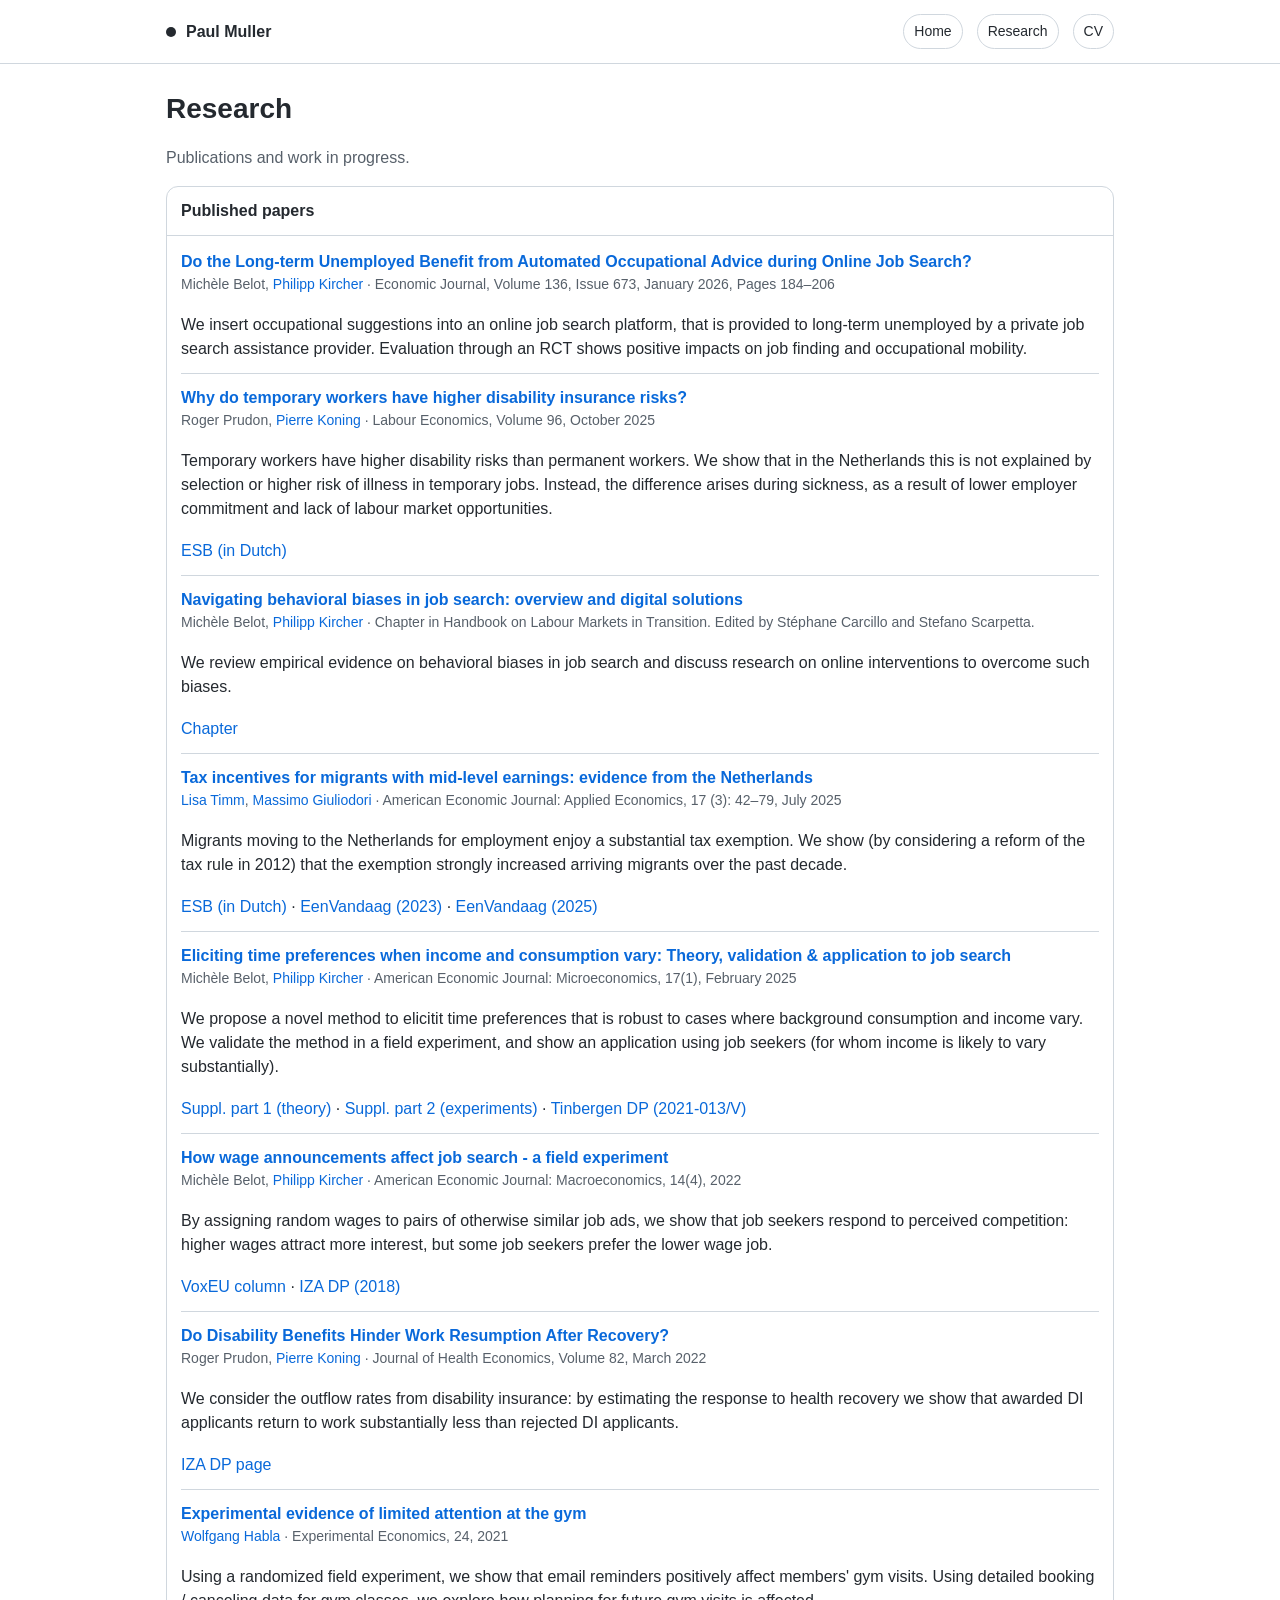
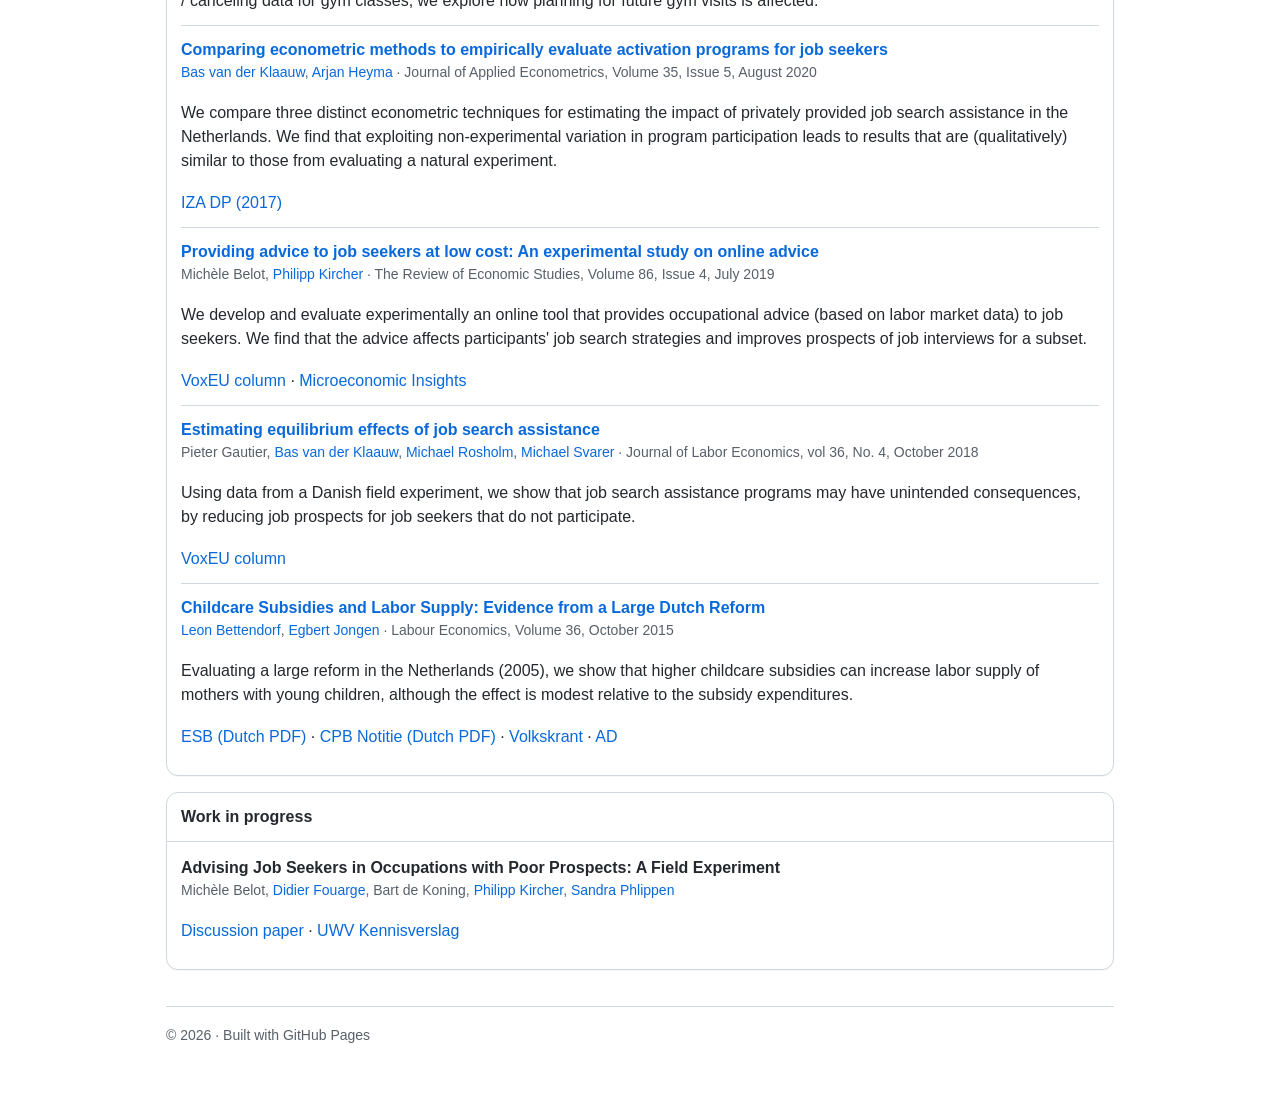
<file: research/index.html>
<!doctype html>
<html lang="en">
<head>
  <meta charset="utf-8">
  <meta name="viewport" content="width=device-width, initial-scale=1">
  <title>Research · Paul Muller</title>
  <link rel="stylesheet" href="/assets/css/style.css">
</head>
<body>
  <div class="topbar">
    <div class="nav">
      <div class="brand"><span class="dot"></span><a href="/">Paul Muller</a></div>
      <div class="links">
        <a class="pill" href="/">Home</a>
        <a class="pill" href="/research/">Research</a>
        <a class="pill" href="/cv/">CV</a>
      </div>
    </div>
  </div>

  <main class="container" data-page="research">
    
<h1>Research</h1>
<p class="muted">Publications and work in progress.</p>

<div class="card">
  <div class="card-h">Published papers</div>
  <div class="card-b" data-pubs></div>
</div>

<div class="card" style="margin-top:16px">
  <div class="card-h">Work in progress</div>
  <div class="card-b" data-wip></div>
</div>

    <div class="footer">© <span data-year></span> · Built with GitHub Pages</div>
  </main>

  <script>window.__SITE_DATA__ = {"profile": {"name": "Paul Muller", "title": "Associate Professor", "affiliation": {"label": "VU University Amsterdam", "url": "https://research.vu.nl/en/persons/paul-muller"}, "affiliations": [{"label": "Tinbergen Institute", "url": "https://www.tinbergen.nl"}, {"label": "IZA", "url": "https://www.iza.org"}, {"label": "CEPR", "url": "https://cepr.org"}], "roles": [{"label": "Co-organizer, Tinbergen Institute Labour Seminar Series", "url": "https://tinbergen.nl/events/series%3DLabor%2BSeminars"}], "bio": "I am Associate Professor at the VU University Amsterdam, and affiliated with Tinbergen Institute, IZA and CEPR. I am a co-organizer of the Tinbergen Institute Labour Seminar Series.", "research_intro": "My research interests are (empirical) labor economics and applied microeconomics. I have been using both field experiments and administrative data in my studies and have worked topics such as", "interests": ["the role of occupational information in job search", "job search assistance programs and their (in)direct effects", "family policies (such as parental leave and childcare subsidies) and labor market participation", "disability insurance and the labor market", "taxation and migration"], "highlight": {"text": "In 2024 I received an NWO Vidi grant to study scarcity on the Dutch labour market.", "url": "https://vu.nl/nl/nieuws/2023/paul-muller-ontvangt-vidi-onderzoeksbeurs"}, "contact": {"email": "p.muller[at]vu.nl", "links": [{"label": "Google citations", "url": "https://scholar.google.com"}, {"label": "LinkedIn", "url": "https://nl.linkedin.com"}, {"label": "Bluesky", "url": "https://bsky.app"}, {"label": "ORCID", "url": "https://orcid.org"}]}}, "news": [{"date": "June 2025", "text": "Why do temporary workers in the Netherlands face higher disability insurance risks? Our paper has now been published in Labour Economics.", "links": [{"label": "Our paper", "url": "https://doi.org/10.1016/j.labeco.2025.102719"}]}, {"date": "May 2025", "text": "We have released a working paper containing the evaluation of an information intervention for job seekers in occupations with poor prospects in the Netherlands.", "links": [{"label": "Working paper", "url": "https://www.iza.org/publications/dp/17905/advising-job-seekers-in-occupations-with-poor-prospects-a-field-experiment"}]}, {"date": "Jan 2025", "text": "Together with Michele Belot and Philipp Kircher, we wrote a chapter for the 'Handbook on Labour Markets in Transition: Promoting Resilience in a World in Flux' (Edited by St\u00e9phane Carcillo and Stefano Scarpetta), called \u201cNavigating behavioral biases in job search: overview and digital solutions\u201d.", "links": [{"label": "Handbook", "url": "https://www.elgaronline.com/edcollbook/book/9781839106958/9781839106958.xml?result=1&rskey=VYB6Tf"}, {"label": "Chapter", "url": "https://www.elgaronline.com/edcollchap/book/9781839106958/book-part-9781839106958-14.xml"}]}, {"date": "Nov 2024", "text": "Can information about alternative occupations benefit long-term unemployed? Our paper has now been accepted for publication in the Economic Journal.", "links": [{"label": "Our paper", "url": "https://docs.iza.org/dp15452.pdf"}]}, {"date": "Sept 2024", "text": "Our paper on the effect of tax incentives on migration in the Netherlands has been accepted for publication in the AEJ:Applied.", "links": [{"label": "Paper", "url": "https://www.aeaweb.org/articles?from=f&id=10.1257%2Fapp.20230438"}]}, {"date": "May 2024", "text": "A UWV Kennisverslag has been published with the first results of our intervention to stimulate occupational mobility among unemployed job seekers in the Netherlands.", "links": [{"label": "UWV Kennisverslag", "url": "https://www.uwv.nl/imagesdxa/ukv-2024-4-breder-naar-werk-zoeken_tcm94-457199.pdf"}]}, {"date": "May 2024", "text": "Marc Witte, Nadine Ketel and I are organizing the \u201cField Days\u201d workshop on field experiments in economics on October 17\u201318 in Amsterdam (submission deadline: May 31st 2024).", "links": [{"label": "Call for papers", "url": "https://tinbergen.nl/event/2024/10/17/12512/field-days-experiments-outside-the-lab"}]}, {"date": "July 2023", "text": "I have been awarded a Vidi grant by NWO, allowing me to study scarcity on the labour market for the coming 5 years.", "links": [{"label": "Announcement", "url": "https://vu.nl/nl/nieuws/2023/paul-muller-ontvangt-vidi-onderzoeksbeurs"}]}, {"date": "July 2022", "text": "New working paper out: online job search advice for long-termed unemployed in the UK.", "links": [{"label": "Working paper", "url": "https://docs.iza.org/dp15452.pdf"}]}, {"date": "Jan 2022", "text": "Our paper on the importance of DI benefits during health recovery has been accepted for publication in Journal of Health Economics.", "links": [{"label": "Paper", "url": "https://doi.org/10.1016/j.jhealeco.2022.102593"}]}, {"date": "Sep 2021", "text": "Our paper on how wage announcements affect job search has been conditionally accepted for publication in AEJ: Macro.", "links": [{"label": "Paper", "url": "https://www.aeaweb.org/articles?id=10.1257%2Fmac.20200116"}]}, {"date": "Feb 2021", "text": "New discussion paper out on eliciting time preferences when consumption/income varies substantially (including an application on jobseekers).", "links": [{"label": "Discussion paper", "url": "https://papers.tinbergen.nl/21013.pdf"}]}, {"date": "Jan 2021", "text": "With support from the Ministry of Finance, we have started a project evaluating the impacts of the 30% tax rule for immigrants in the Netherlands.", "links": [{"label": "Project", "url": "https://odissei-data.nl"}]}, {"date": "Dec 2020", "text": "New Discussion Paper available on the work resumption of DI applicants.", "links": [{"label": "Discussion paper", "url": "https://www.iza.org/publications/dp/13971/do-disability-benefits-hinder-work-resumption-after-recovery"}]}, {"date": "Nov 2020", "text": "Our paper on the impact of reminders for increasing physical exercising has been accepted for publication in Experimental Economics.", "links": [{"label": "Paper", "url": "https://www.dropbox.com/s/bor770i3ataqcuh/reminder_study_48PM.pdf?dl=0"}]}, {"date": "Feb 2020", "text": "Our paper on comparing econometric methods for evaluating activation programs has been accepted for publication in Journal of Applied Econometrics.", "links": [{"label": "Paper", "url": "https://onlinelibrary.wiley.com/doi/abs/10.1002/jae.2763"}]}, {"date": "July 2019", "text": "Our paper on providing occupational advice to job seekers has been published in The Review of Economic Studies; a summary appeared on Microeconomic Insights.", "links": [{"label": "Paper", "url": "https://doi.org/10.1093/restud/rdy059"}, {"label": "Microeconomic Insights", "url": "https://microeconomicinsights.org/providing-low-cost-labor-market-information-to-assist-jobseekers/"}]}, {"date": "January 2019", "text": "A column on our wage-posting experiment can be found here.", "links": [{"label": "VoxEU column", "url": "https://cepr.org/voxeu/columns/job-seeker-responses-wages-job-adverts"}]}, {"date": "October 2018", "text": "Working paper now available for our study on behavioral hurdles to exercising at the gym.", "links": [{"label": "Working paper", "url": "https://gupea.ub.gu.se/bitstream/2077/57880/1/gupea_2077_57880_1.pdf"}]}, {"date": "September 2018", "text": "Working paper now available for our experiment on wage posting and job search (and column on Voxeu).", "links": [{"label": "Working paper", "url": "https://ftp.iza.org/dp11814.pdf"}, {"label": "VoxEU column", "url": "https://cepr.org/voxeu/columns/job-seeker-responses-wages-job-adverts"}]}, {"date": "July 2018", "text": "Our paper on 'equilibrium effects of job search' is now accessible in the Journal of Labor Economics.", "links": [{"label": "Paper", "url": "https://www.journals.uchicago.edu/doi/10.1086/697513"}]}, {"date": "February 2017", "text": "New IZA discussion paper available on comparing econometric evaluation methods.", "links": [{"label": "IZA discussion paper", "url": "https://ftp.iza.org/dp10531.pdf"}]}], "publications": [{"title": "Do the Long-term Unemployed Benefit from Automated Occupational Advice during Online Job Search?", "url": "https://academic.oup.com/ej/advance-article-abstract/doi/10.1093/ej/ueaf041/8154033", "authors": [{"name": "Mich\u00e8le Belot"}, {"name": "Philipp Kircher", "url": "https://philippkircher.com"}], "venue": "Economic Journal, Volume 136, Issue 673, January 2026, Pages 184\u2013206", "summary": "We insert occupational suggestions into an online job search platform, that is provided to long-term unemployed by a private job search assistance provider. Evaluation through an RCT shows positive impacts on job finding and occupational mobility."}, {"title": "Why do temporary workers have higher disability insurance risks?", "url": "https://kwnsfk27.r.eu-west-1.awstrack.me/L0/https%3A%2F%2Fdoi.org%2F10.1016%2Fj.labeco.2025.102719/1/010201974c11d836-7057aef3-a566-4313-84eb-cc19943b64fc-000000/uoFihC83V1n2uqUT_cOCWQyyjzA%3D429", "authors": [{"name": "Roger Prudon"}, {"name": "Pierre Koning", "url": "https://www.universiteitleiden.nl"}], "venue": "Labour Economics, Volume 96, October 2025", "summary": "Temporary workers have higher disability risks than permanent workers. We show that in the Netherlands this is not explained by selection or higher risk of illness in temporary jobs. Instead, the difference arises during sickness, as a result of lower employer commitment and lack of labour market opportunities.", "links": [{"label": "ESB (in Dutch)", "url": "https://esb.nu/esb/20070623/werkgeversverplichtingen-bij-ziekte-ook-effectief-bij-tijdelijke-werknemers?utm_campaign=esb-wekelijks&utm_content=20220616&utm_medium=email&utm_source=nieuwsbrief"}]}, {"title": "Navigating behavioral biases in job search: overview and digital solutions", "url": "https://www.elgaronline.com/edcollbook/book/9781839106958/9781839106958.xml?result=1&rskey=VYB6Tf", "authors": [{"name": "Mich\u00e8le Belot"}, {"name": "Philipp Kircher", "url": "https://philippkircher.com"}], "venue": "Chapter in Handbook on Labour Markets in Transition. Edited by St\u00e9phane Carcillo and Stefano Scarpetta.", "summary": "We review empirical evidence on behavioral biases in job search and discuss research on online interventions to overcome such biases.", "links": [{"label": "Chapter", "url": "https://www.elgaronline.com/edcollchap/book/9781839106958/book-part-9781839106958-14.xml"}]}, {"title": "Tax incentives for migrants with mid-level earnings: evidence from the Netherlands", "url": "https://www.aeaweb.org/articles?from=f&id=10.1257%2Fapp.20230438", "authors": [{"name": "Lisa Timm", "url": "https://sites.google.com/view/lmtimm/about"}, {"name": "Massimo Giuliodori", "url": "https://www.uva.nl"}], "venue": "American Economic Journal: Applied Economics, 17 (3): 42\u201379, July 2025", "summary": "Migrants moving to the Netherlands for employment enjoy a substantial tax exemption. We show (by considering a reform of the tax rule in 2012) that the exemption strongly increased arriving migrants over the past decade.", "links": [{"label": "ESB (in Dutch)", "url": "https://esb.nu/hervorming-expatregeling-heeft-tot-aanzienlijke-toename-migranten-geleid/"}, {"label": "EenVandaag (2023)", "url": "https://eenvandaag.avrotros.nl/item/eenvandaag-23-10-2023/"}, {"label": "EenVandaag (2025)", "url": "https://eenvandaag.avrotros.nl/artikelen/afschaffen-financieel-gunstige-expatregeling-is-slecht-idee-waarschuwen-bedrijven-en-experts-154831"}]}, {"title": "Eliciting time preferences when income and consumption vary: Theory, validation & application to job search", "url": "https://www.aeaweb.org/articles?from=f&id=10.1257%2Fmic.20220118", "authors": [{"name": "Mich\u00e8le Belot"}, {"name": "Philipp Kircher", "url": "https://philippkircher.com"}], "venue": "American Economic Journal: Microeconomics, 17(1), February 2025", "summary": "We propose a novel method to elicitit time preferences that is robust to cases where background consumption and income vary. We validate the method in a field experiment, and show an application using job seekers (for whom income is likely to vary substantially).", "links": [{"label": "Suppl. part 1 (theory)", "url": "https://www.dropbox.com/s/rof11hq48nwmnyr/supplement1%20general%20theory.pdf?dl=0"}, {"label": "Suppl. part 2 (experiments)", "url": "https://www.dropbox.com/s/e9b5hhl8kuj4xpo/supplement2%20instructions%20for%20validation%20experiment.pdf?dl=0"}, {"label": "Tinbergen DP (2021-013/V)", "url": "https://papers.tinbergen.nl/21013.pdf"}]}, {"title": "How wage announcements affect job search - a field experiment", "url": "https://www.aeaweb.org/articles?id=10.1257%2Fmac.20200116", "authors": [{"name": "Mich\u00e8le Belot"}, {"name": "Philipp Kircher", "url": "https://philippkircher.com"}], "venue": "American Economic Journal: Macroeconomics, 14(4), 2022", "summary": "By assigning random wages to pairs of otherwise similar job ads, we show that job seekers respond to perceived competition: higher wages attract more interest, but some job seekers prefer the lower wage job.", "links": [{"label": "VoxEU column", "url": "https://cepr.org/voxeu/columns/job-seeker-responses-wages-job-adverts"}, {"label": "IZA DP (2018)", "url": "https://ftp.iza.org/dp11814.pdf"}]}, {"title": "Do Disability Benefits Hinder Work Resumption After Recovery?", "url": "https://doi.org/10.1016/j.jhealeco.2022.102593", "authors": [{"name": "Roger Prudon"}, {"name": "Pierre Koning", "url": "https://www.universiteitleiden.nl"}], "venue": "Journal of Health Economics, Volume 82, March 2022", "summary": "We consider the outflow rates from disability insurance: by estimating the response to health recovery we show that awarded DI applicants return to work substantially less than rejected DI applicants.", "links": [{"label": "IZA DP page", "url": "https://www.iza.org/publications/dp/13971/do-disability-benefits-hinder-work-resumption-after-recovery"}]}, {"title": "Experimental evidence of limited attention at the gym", "url": "https://link-springer-com.vu-nl.idm.oclc.org/article/10.1007/s10683-020-09693-5", "authors": [{"name": "Wolfgang Habla", "url": "https://www.zew.de"}], "venue": "Experimental Economics, 24, 2021", "summary": "Using a randomized field experiment, we show that email reminders positively affect members' gym visits. Using detailed booking / canceling data for gym classes, we explore how planning for future gym visits is affected."}, {"title": "Comparing econometric methods to empirically evaluate activation programs for job seekers", "url": "https://onlinelibrary.wiley.com/doi/abs/10.1002/jae.2763", "authors": [{"name": "Bas van der Klaauw", "url": "https://personal.vu.nl"}, {"name": "Arjan Heyma", "url": "https://www.seo.nl"}], "venue": "Journal of Applied Econometrics, Volume 35, Issue 5, August 2020", "summary": "We compare three distinct econometric techniques for estimating the impact of privately provided job search assistance in the Netherlands. We find that exploiting non-experimental variation in program participation leads to results that are (qualitatively) similar to those from evaluating a natural experiment.", "links": [{"label": "IZA DP (2017)", "url": "https://ftp.iza.org/dp10531.pdf"}]}, {"title": "Providing advice to job seekers at low cost: An experimental study on online advice", "url": "https://doi.org/10.1093/restud/rdy059", "authors": [{"name": "Mich\u00e8le Belot"}, {"name": "Philipp Kircher", "url": "https://philippkircher.com"}], "venue": "The Review of Economic Studies, Volume 86, Issue 4, July 2019", "summary": "We develop and evaluate experimentally an online tool that provides occupational advice (based on labor market data) to job seekers. We find that the advice affects participants' job search strategies and improves prospects of job interviews for a subset.", "links": [{"label": "VoxEU column", "url": "https://cepr.org/voxeu/columns/how-low-cost-labour-market-information-benefits-job-seekers"}, {"label": "Microeconomic Insights", "url": "https://microeconomicinsights.org/providing-low-cost-labor-market-information-to-assist-jobseekers/"}]}, {"title": "Estimating equilibrium effects of job search assistance", "url": "https://www.journals.uchicago.edu/doi/10.1086/697513", "authors": [{"name": "Pieter Gautier"}, {"name": "Bas van der Klaauw", "url": "https://personal.vu.nl"}, {"name": "Michael Rosholm", "url": "https://pure.au.dk"}, {"name": "Michael Svarer", "url": "https://pure.au.dk"}], "venue": "Journal of Labor Economics, vol 36, No. 4, October 2018", "summary": "Using data from a Danish field experiment, we show that job search assistance programs may have unintended consequences, by reducing job prospects for job seekers that do not participate.", "links": [{"label": "VoxEU column", "url": "https://cepr.org/voxeu/columns/job-search-assistance-micro-success-does-not-guarantee-macro-success"}]}, {"title": "Childcare Subsidies and Labor Supply: Evidence from a Large Dutch Reform", "url": "https://www.sciencedirect.com/science/article/pii/S0927537115000330", "authors": [{"name": "Leon Bettendorf", "url": "https://www.cpb.nl"}, {"name": "Egbert Jongen", "url": "https://www.universiteitleiden.nl"}], "venue": "Labour Economics, Volume 36, October 2015", "summary": "Evaluating a large reform in the Netherlands (2005), we show that higher childcare subsidies can increase labor supply of mothers with young children, although the effect is modest relative to the subsidy expenditures.", "links": [{"label": "ESB (Dutch PDF)", "url": "https://esb.nu/binaries/2001/11/41/678-680_ESB4647_bettendorf.pdf"}, {"label": "CPB Notitie (Dutch PDF)", "url": "https://www.cpb.nl/sites/default/files/publicaties/download/cpb-notitie-23december2011.pdf"}, {"label": "Volkskrant", "url": "https://www.volkskrant.nl/nieuws-achtergrond/meer-moeders-werken-door-hogere-toeslag-kinderopvang~b714c7ae/"}, {"label": "AD", "url": "https://www.ad.nl/wonen/meer-moeders-werken-door-hogere-toeslag-kinderopvang~a714c7ae/"}]}], "work_in_progress": [{"title": "Advising Job Seekers in Occupations with Poor Prospects: A Field Experiment", "authors": [{"name": "Mich\u00e8le Belot"}, {"name": "Didier Fouarge", "url": "https://www.maastrichtuniversity.nl"}, {"name": "Bart de Koning"}, {"name": "Philipp Kircher", "url": "https://philippkircher.com"}, {"name": "Sandra Phlippen", "url": "https://insights.abnamro.nl"}], "links": [{"label": "Discussion paper", "url": "https://www.iza.org/publications/dp/17905/advising-job-seekers-in-occupations-with-poor-prospects-a-field-experiment"}, {"label": "UWV Kennisverslag", "url": "https://www.uwv.nl/imagesdxa/ukv-2024-4-breder-naar-werk-zoeken_tcm94-457199.pdf"}]}], "cv": {"path": "/assets/cv/CV_Paul_Muller.pdf"}};</script>
  <script src="/assets/js/app.js"></script>
</body>
</html>
</file>
<file: styles.css>
:root {
  color-scheme: light;
  --ink: #18201f;
  --muted: #5f6b67;
  --soft: #f5f1e9;
  --paper: #fffdf8;
  --line: #ded8cc;
  --accent: #0f6f5d;
  --accent-strong: #074f43;
  --gold: #c9822a;
  --rose: #9f4e55;
  --shadow: 0 22px 60px rgba(24, 32, 31, 0.1);
}

* {
  box-sizing: border-box;
}

html {
  scroll-behavior: smooth;
}

body {
  margin: 0;
  background: var(--paper);
  color: var(--ink);
  font-family: Inter, Arial, sans-serif;
  line-height: 1.65;
}

a {
  color: var(--accent-strong);
  text-underline-offset: 0.18em;
}

a:hover {
  color: var(--rose);
}

.site-header {
  align-items: center;
  background: rgba(255, 253, 248, 0.92);
  border-bottom: 1px solid rgba(222, 216, 204, 0.72);
  display: flex;
  justify-content: space-between;
  left: 0;
  padding: 16px clamp(20px, 5vw, 72px);
  position: sticky;
  right: 0;
  top: 0;
  z-index: 20;
  backdrop-filter: blur(16px);
}

.brand {
  align-items: center;
  color: var(--ink);
  display: inline-flex;
  font-weight: 800;
  gap: 12px;
  text-decoration: none;
}

.brand-mark {
  align-items: center;
  background: var(--ink);
  border-radius: 8px;
  color: white;
  display: inline-flex;
  font-size: 0.76rem;
  height: 36px;
  justify-content: center;
  letter-spacing: 0.04em;
  width: 36px;
}

.site-nav {
  align-items: center;
  display: flex;
  gap: 24px;
  font-size: 0.94rem;
  font-weight: 700;
}

.site-nav a {
  color: var(--muted);
  text-decoration: none;
}

.site-nav a:hover {
  color: var(--accent-strong);
}

.menu-toggle {
  background: transparent;
  border: 0;
  display: none;
  height: 40px;
  padding: 8px;
  width: 40px;
}

.menu-toggle span {
  background: var(--ink);
  display: block;
  height: 2px;
  margin: 5px 0;
  width: 24px;
}

.hero {
  display: grid;
  gap: clamp(30px, 5vw, 64px);
  grid-template-columns: minmax(0, 1fr) minmax(170px, 220px);
  margin: 0 auto;
  max-width: 1180px;
  min-height: calc(78vh - 72px);
  padding: clamp(34px, 6vw, 74px) clamp(20px, 5vw, 72px) 40px;
}

.hero-content {
  align-self: center;
}

.eyebrow,
.section-kicker {
  color: var(--accent-strong);
  font-size: 0.78rem;
  font-weight: 800;
  letter-spacing: 0.12em;
  margin: 0 0 14px;
  text-transform: uppercase;
}

h1,
h2,
h3 {
  font-family: "Source Serif 4", Georgia, serif;
  line-height: 1.08;
}

h1 {
  font-size: clamp(3.3rem, 8.5vw, 6.9rem);
  letter-spacing: 0;
  margin: 0 0 14px;
}

h2 {
  font-size: clamp(2rem, 4vw, 3.7rem);
  margin: 0;
}

h3 {
  font-size: clamp(1.25rem, 2vw, 1.72rem);
  margin: 0 0 10px;
}

.lead {
  color: var(--muted);
  font-size: clamp(1.08rem, 1.8vw, 1.38rem);
  max-width: 760px;
}

.hero-actions {
  display: flex;
  flex-wrap: wrap;
  gap: 12px;
  margin-top: 28px;
}

.button {
  align-items: center;
  border: 1px solid var(--line);
  color: var(--ink);
  display: inline-flex;
  font-weight: 800;
  min-height: 46px;
  padding: 10px 17px;
  text-decoration: none;
}

.button.primary {
  background: var(--ink);
  border-color: var(--ink);
  color: white;
}

.profile-panel {
  align-self: center;
  background: #f8f4ec;
  border: 1px solid var(--line);
  justify-self: end;
  max-width: 220px;
  padding: 12px;
  box-shadow: var(--shadow);
}

.profile-photo {
  aspect-ratio: 4 / 5;
  display: block;
  object-fit: cover;
  width: 100%;
}

.section {
  border-top: 1px solid var(--line);
  margin: 0 auto;
  max-width: 1180px;
  padding: clamp(52px, 8vw, 92px) clamp(20px, 5vw, 72px);
}

.split-section {
  display: grid;
  gap: 42px;
  grid-template-columns: 0.48fr 1fr;
}

.section-heading {
  margin-bottom: 34px;
}

.news-heading {
  align-items: end;
  display: flex;
  gap: 24px;
  justify-content: space-between;
}

.news-toggle {
  background: white;
  cursor: pointer;
  font: inherit;
  margin-bottom: 4px;
}

.text-flow {
  color: var(--muted);
  font-size: 1.06rem;
  max-width: 780px;
}

.topic-list {
  display: grid;
  gap: 10px;
  list-style: none;
  margin: 26px 0;
  padding: 0;
}

.topic-list li {
  border-left: 4px solid var(--gold);
  color: var(--ink);
  padding-left: 14px;
}

.news-list {
  display: grid;
  gap: 0;
}

.news-list.is-collapsed article:nth-of-type(n+5) {
  display: none;
}

.news-list article {
  border-top: 1px solid var(--line);
  display: grid;
  gap: 22px;
  grid-template-columns: 128px 1fr;
  padding: 18px 0;
}

.news-list time {
  color: var(--accent-strong);
  font-weight: 800;
}

.news-list p {
  margin: 0;
}

.publication-list {
  display: grid;
  gap: 22px;
}

.publication {
  background: white;
  border: 1px solid var(--line);
  display: grid;
  gap: 26px;
  grid-template-columns: 74px 1fr;
  padding: clamp(20px, 3vw, 30px);
  box-shadow: 0 10px 34px rgba(24, 32, 31, 0.055);
}

.pub-year {
  color: var(--rose);
  font-size: 0.9rem;
  font-weight: 900;
}

.publication h3 a {
  color: var(--ink);
  text-decoration-color: rgba(15, 111, 93, 0.32);
}

.publication p {
  margin: 10px 0 0;
}

.authors,
.venue {
  color: var(--muted);
}

.venue {
  font-weight: 700;
}

.extra-links {
  display: flex;
  flex-wrap: wrap;
  gap: 10px;
}

.extra-links a {
  background: var(--soft);
  color: var(--accent-strong);
  font-size: 0.92rem;
  font-weight: 800;
  padding: 5px 9px;
  text-decoration: none;
}

.wip-list {
  color: var(--muted);
  display: grid;
  gap: 18px;
  list-style: none;
  margin: 0;
  padding: 0;
}

.wip-list li {
  background: var(--soft);
  border-left: 4px solid var(--accent);
  padding: 18px 20px;
}

.wip-title {
  color: var(--ink);
  font-weight: 900;
}

.cv-section {
  align-items: start;
  display: grid;
  gap: 34px;
  grid-template-columns: minmax(260px, 0.42fr) 1fr;
}

.cv-section iframe {
  aspect-ratio: 8.5 / 11;
  border: 1px solid var(--line);
  min-height: 620px;
  width: 100%;
}

.footer {
  background: var(--ink);
  color: white;
  display: flex;
  gap: 24px;
  justify-content: space-between;
  padding: 46px clamp(20px, 5vw, 72px);
}

.footer h2 {
  font-size: 2rem;
}

.footer p {
  margin: 8px 0 0;
}

.contact-links {
  align-items: center;
  display: flex;
  flex-wrap: wrap;
  gap: 12px;
}

.contact-links a {
  border: 1px solid rgba(255, 255, 255, 0.28);
  color: white;
  font-weight: 800;
  padding: 8px 12px;
  text-decoration: none;
}

@media (max-width: 840px) {
  .menu-toggle {
    display: block;
  }

  .site-nav {
    background: var(--paper);
    border-bottom: 1px solid var(--line);
    display: none;
    flex-direction: column;
    gap: 0;
    left: 0;
    padding: 10px 20px 18px;
    position: absolute;
    right: 0;
    top: 69px;
  }

  .site-nav.is-open {
    display: flex;
  }

  .site-nav a {
    padding: 10px 0;
    width: 100%;
  }

  .hero,
  .split-section,
  .cv-section {
    grid-template-columns: 1fr;
  }

  .hero {
    min-height: 0;
  }

  .profile-panel {
    justify-self: start;
    max-width: 200px;
  }

  .news-list article,
  .publication {
    grid-template-columns: 1fr;
  }

  .news-heading {
    align-items: start;
    flex-direction: column;
  }

  .pub-year {
    margin-bottom: -14px;
  }

  .cv-section iframe {
    min-height: 520px;
  }

  .footer {
    flex-direction: column;
  }
}

@media (max-width: 520px) {
  .site-header {
    padding: 14px 18px;
  }

  .hero-actions,
  .extra-links,
  .contact-links {
    align-items: stretch;
    flex-direction: column;
  }

  .button,
  .contact-links a {
    justify-content: center;
    text-align: center;
  }
}
</file>
<file: assets/css/style.css>
:root{
  --bg:#ffffff;
  --text:#24292f;
  --muted:#57606a;
  --border:#d0d7de;
  --subtle:#f6f8fa;
  --link:#0969da;
  --radius:12px;
  --shadow:0 1px 0 rgba(27,31,36,.04);
  --max: 980px;
  --mono: ui-monospace, SFMono-Regular, SF Mono, Menlo, Consolas, Liberation Mono, monospace;
  --sans: -apple-system, BlinkMacSystemFont, "Segoe UI", "Noto Sans", Helvetica, Arial, sans-serif, "Apple Color Emoji","Segoe UI Emoji";
}
*{box-sizing:border-box}
html,body{height:100%}
body{
  margin:0;
  font-family:var(--sans);
  background:var(--bg);
  color:var(--text);
  line-height:1.5;
}
a{color:var(--link); text-decoration:none}
a:hover{text-decoration:underline}
.container{max-width:var(--max); margin:0 auto; padding:24px 16px 64px}
.topbar{
  border-bottom:1px solid var(--border);
  background:var(--bg);
}
.nav{
  max-width:var(--max);
  margin:0 auto;
  padding:14px 16px;
  display:flex;
  align-items:center;
  gap:16px;
}
.brand{
  font-weight:600;
  display:flex;
  align-items:center;
  gap:10px;
}
.brand .dot{
  width:10px; height:10px; border-radius:50%;
  background:var(--text);
}
.nav a{color:var(--text)}
.nav .links{margin-left:auto; display:flex; gap:14px; flex-wrap:wrap}
.pill{
  border:1px solid var(--border);
  border-radius:999px;
  padding:6px 10px;
  font-size:14px;
  background:var(--bg);
}
.pill:hover{background:var(--subtle); text-decoration:none}
.header{
  display:grid;
  grid-template-columns: 120px 1fr;
  gap:20px;
  align-items:start;
  margin-top:24px;
}
.avatar{
  width:120px; height:120px;
  border-radius:50%;
  border:1px solid var(--border);
  background:linear-gradient(135deg, #f6f8fa, #fff);
  display:flex;
  align-items:center;
  justify-content:center;
  color:var(--muted);
  font-size:12px;
}
h1{margin:0 0 6px 0; font-size:28px}
.subtitle{color:var(--muted); margin:0 0 12px 0}
.row{display:flex; flex-wrap:wrap; gap:8px; margin-top:10px}
.card{
  border:1px solid var(--border);
  border-radius:var(--radius);
  background:var(--bg);
  box-shadow:var(--shadow);
}
.card .card-h{
  padding:12px 14px;
  border-bottom:1px solid var(--border);
  font-weight:600;
}
.card .card-b{padding:14px}
.grid{
  display:grid;
  grid-template-columns: 1fr 1fr;
  gap:16px;
  margin-top:18px;
}
@media (max-width: 860px){
  .grid{grid-template-columns:1fr}
  .header{grid-template-columns: 90px 1fr}
  .avatar{width:90px; height:90px}
}
.section{margin-top:18px}
.section h2{
  font-size:18px;
  margin:0 0 10px 0;
}
.list{margin:0; padding-left:18px}
.muted{color:var(--muted)}
.item{padding:12px 0; border-top:1px solid var(--border)}
.item:first-child{border-top:none; padding-top:0}
.item-title{font-weight:600}
.meta{color:var(--muted); font-size:14px}
.kbd{
  font-family:var(--mono);
  border:1px solid var(--border);
  border-bottom-color:#afb8c1;
  border-radius:6px;
  padding:1px 6px;
  font-size:12px;
  background:var(--subtle);
}
.footer{
  margin-top:36px;
  padding-top:18px;
  border-top:1px solid var(--border);
  color:var(--muted);
  font-size:14px;
}
</file>
